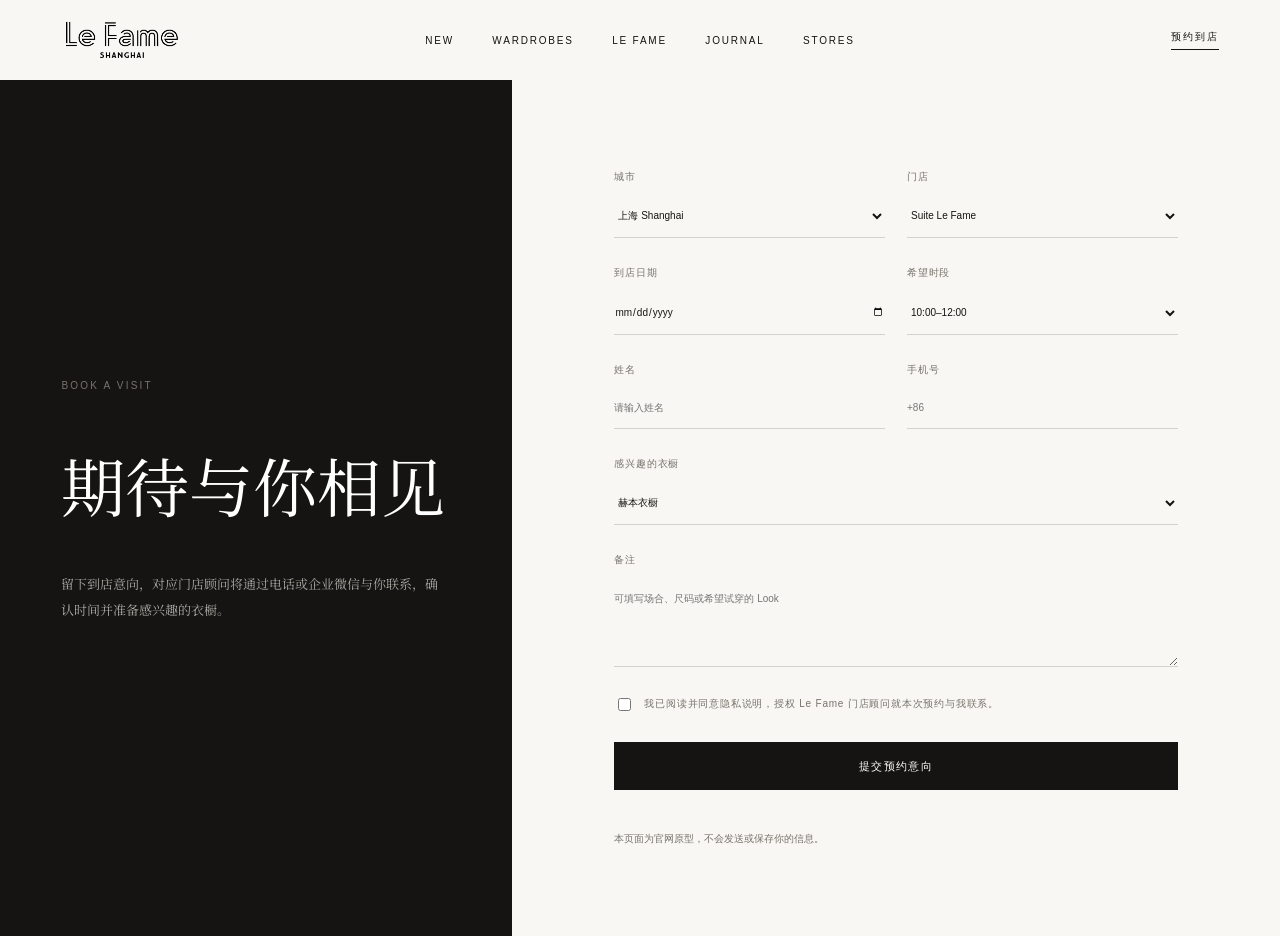
<file: booking.html>
<!doctype html>
<html lang="zh-CN">
<head><meta charset="UTF-8"><meta name="viewport" content="width=device-width,initial-scale=1"><title>预约到店｜Le Fame</title><link rel="stylesheet" href="./styles.css"><link rel="stylesheet" href="./inner.css"></head>
<body>
<header class="site-header is-scrolled" data-header><a class="brand-mark" href="./index.html"><img src="./assets/lefame_logo_black_crop.png" alt="Le Fame"></a><nav class="desktop-nav"><a href="./collection-autumn-2026.html">NEW</a><a href="./wardrobes.html">WARDROBES</a><a href="./brand.html">LE FAME</a><a href="./journal.html">JOURNAL</a><a href="./stores.html">STORES</a></nav><div class="header-actions"><a class="visit-link" href="./booking.html">预约到店</a><button class="menu-button" aria-label="打开菜单" aria-expanded="false" data-menu-button><span></span><span></span></button></div><nav class="mobile-nav" data-mobile-nav><a href="./index.html">首页</a><a href="./stores.html">查找门店</a><a href="./wardrobes.html">拉飞姆衣橱</a></nav></header>
<main class="inner-main"><section class="booking-shell"><div class="booking-intro"><p class="section-index">BOOK A VISIT</p><h1>期待与你相见</h1><p>留下到店意向，对应门店顾问将通过电话或企业微信与你联系，确认时间并准备感兴趣的衣橱。</p></div><form class="booking-form" data-visit-form><label><span>城市</span><select name="city"><option value="shanghai">上海 Shanghai</option><option value="hangzhou">杭州 Hangzhou</option><option value="chengdu">成都 Chengdu</option><option value="beijing">北京 Beijing</option></select></label><label><span>门店</span><select name="store"><option>Suite Le Fame</option><option>Le Fame 精品店</option></select></label><label><span>到店日期</span><input type="date" name="date" required></label><label><span>希望时段</span><select name="time"><option>10:00–12:00</option><option>12:00–15:00</option><option>15:00–18:00</option><option>18:00–21:00</option></select></label><label><span>姓名</span><input type="text" name="name" placeholder="请输入姓名" required></label><label><span>手机号</span><input type="tel" name="phone" placeholder="+86" required></label><label class="form-wide"><span>感兴趣的衣橱</span><select name="wardrobe"><option>赫本衣橱</option><option>摩登工装衣橱</option><option>趋势衣橱</option><option>暂未决定，希望顾问推荐</option></select></label><label class="form-wide"><span>备注</span><textarea name="note" placeholder="可填写场合、尺码或希望试穿的 Look"></textarea></label><label class="privacy-row"><input type="checkbox" required><span>我已阅读并同意隐私说明，授权 Le Fame 门店顾问就本次预约与我联系。</span></label><button class="button button-dark" type="submit">提交预约意向</button><p class="form-note" data-form-note>本页面为官网原型，不会发送或保存你的信息。</p></form></section></main>
<script src="./script.js"></script><script>const city=new URLSearchParams(location.search).get("city");if(city){const select=document.querySelector('select[name="city"]');if(select)select.value=city;}</script>
</body></html>
</file>
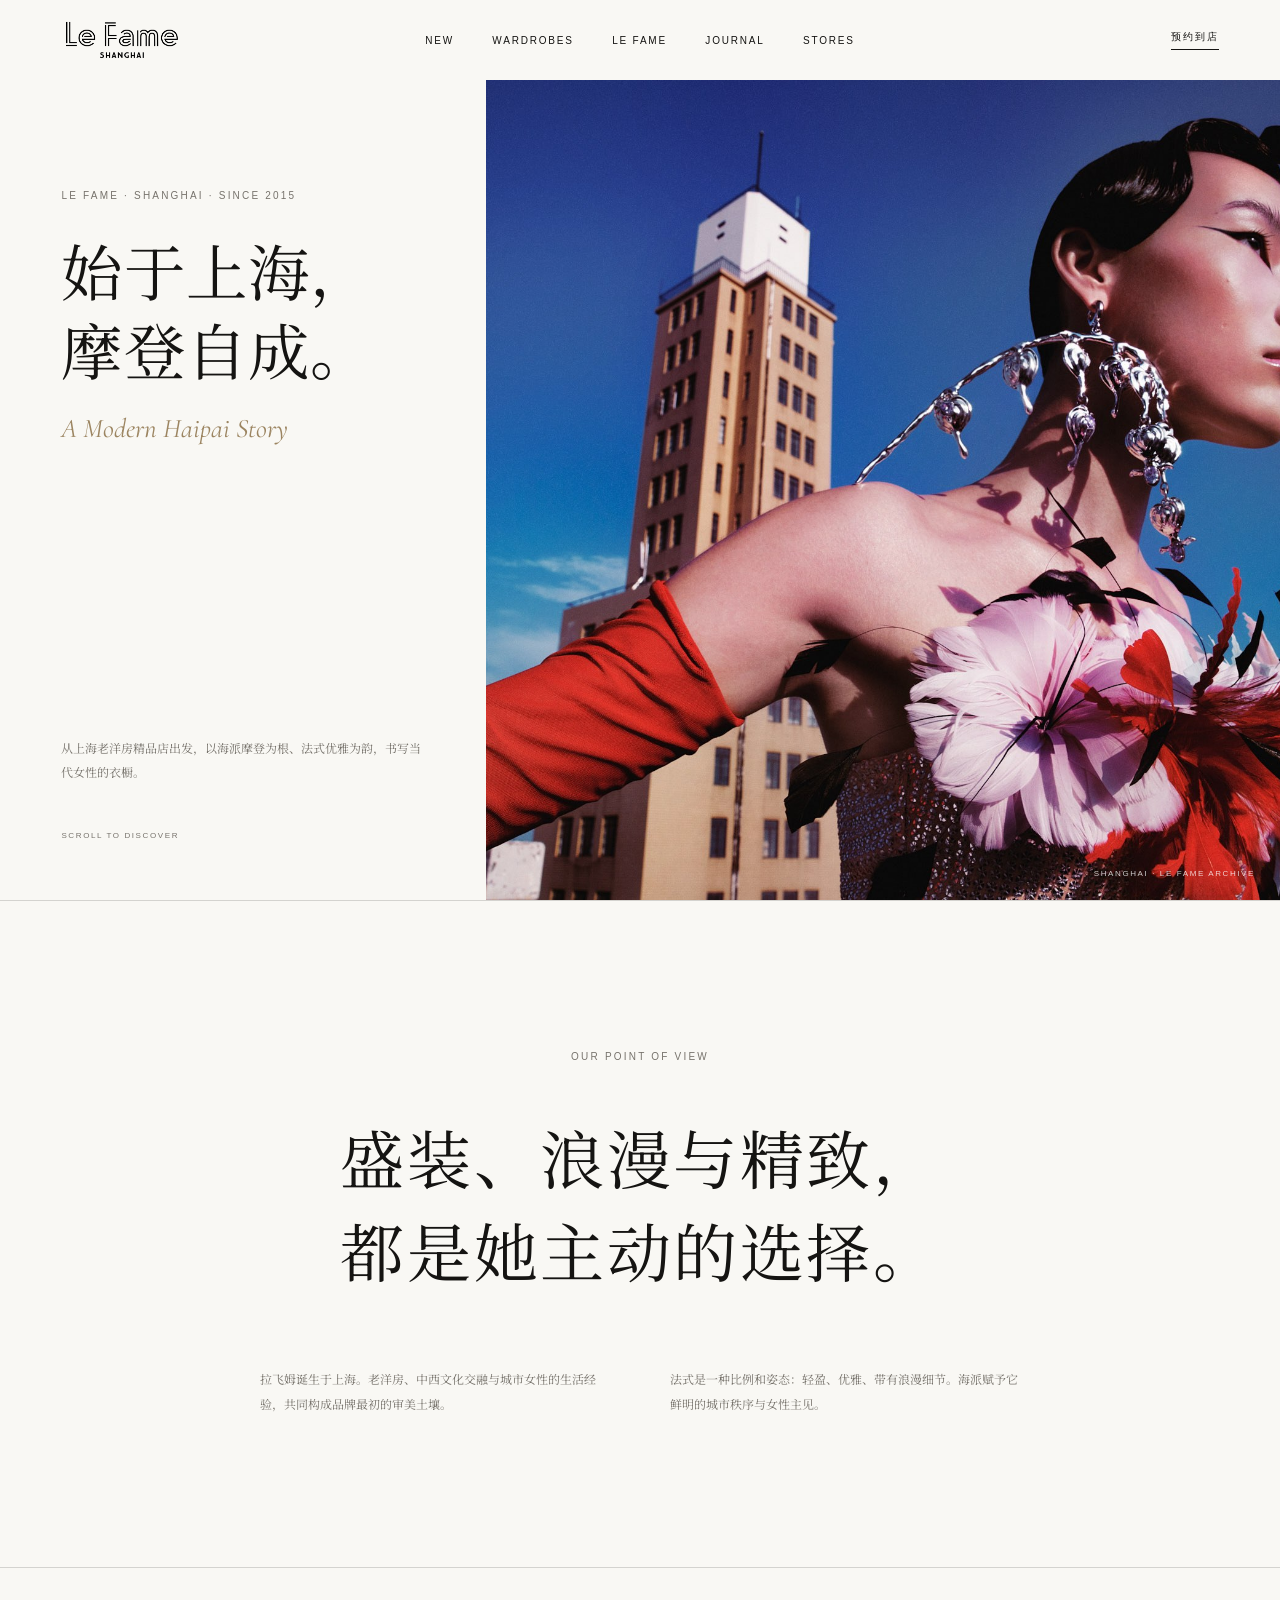
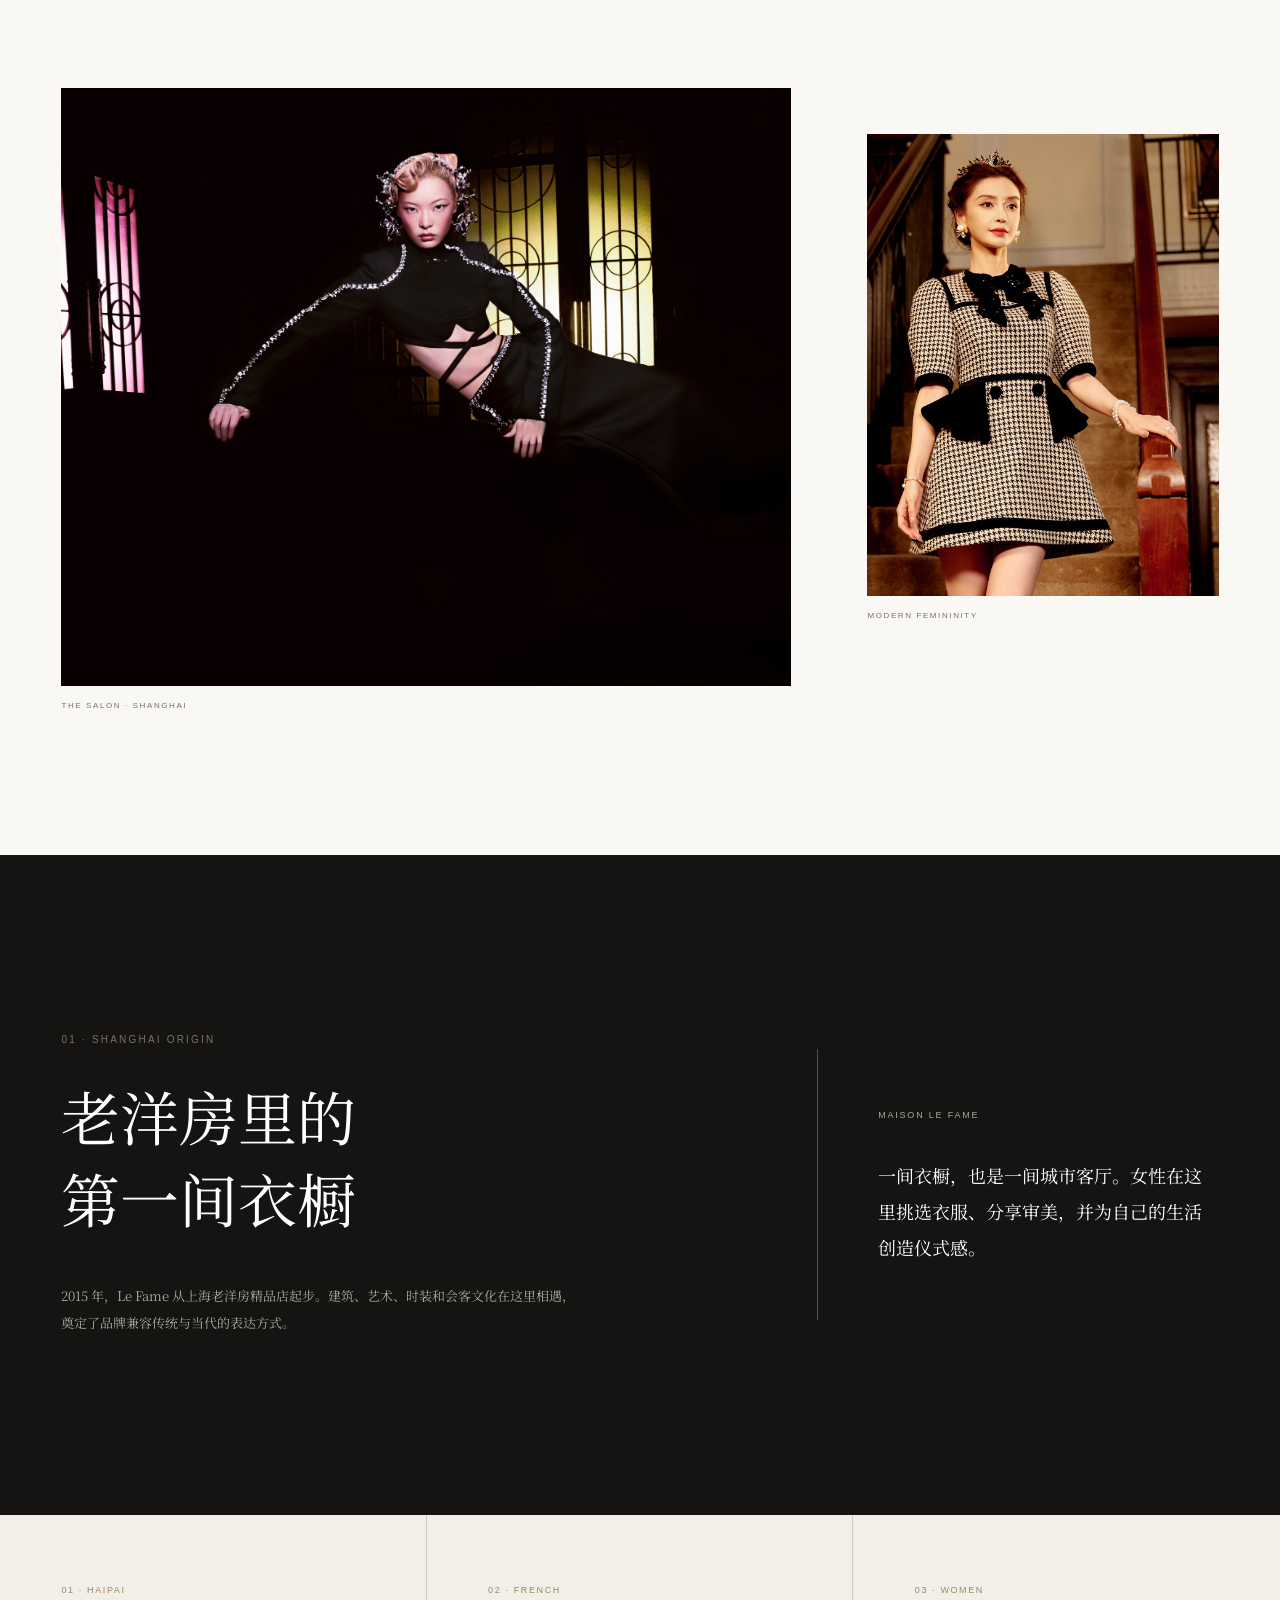
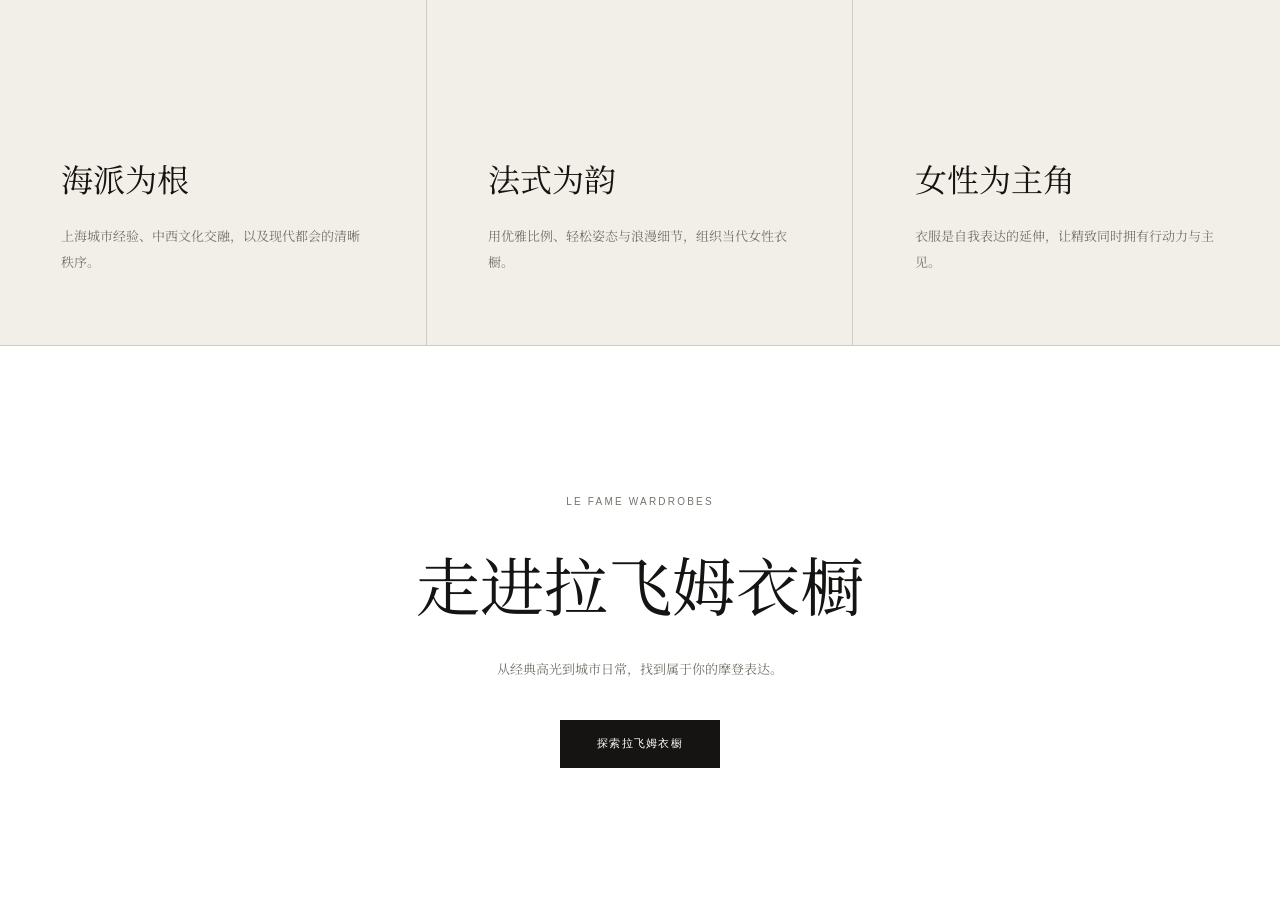
<file: brand.html>
<!doctype html>
<html lang="zh-CN">
<head><meta charset="UTF-8"><meta name="viewport" content="width=device-width,initial-scale=1"><title>品牌故事｜Le Fame</title><link rel="stylesheet" href="./styles.css"><link rel="stylesheet" href="./inner.css"></head>
<body class="brand-page">
<header class="site-header is-scrolled" data-header><a class="brand-mark" href="./index.html"><img src="./assets/lefame_logo_black_crop.png" alt="Le Fame"></a><nav class="desktop-nav"><a href="./collection-autumn-2026.html">NEW</a><a href="./wardrobes.html">WARDROBES</a><a href="./brand.html">LE FAME</a><a href="./journal.html">JOURNAL</a><a href="./stores.html">STORES</a></nav><div class="header-actions"><a class="visit-link" href="./booking.html">预约到店</a><button class="menu-button" aria-label="打开菜单" aria-expanded="false" data-menu-button><span></span><span></span></button></div><nav class="mobile-nav" data-mobile-nav><a href="./collection-autumn-2026.html">全新系列</a><a href="./wardrobes.html">拉飞姆衣橱</a><a href="./journal.html">最新故事</a><a href="./stores.html">门店</a><a href="./booking.html">预约到店</a></nav></header>
<main class="inner-main">
<section class="brand-hero">
  <div class="brand-hero-copy reveal">
    <p class="section-index">LE FAME · SHANGHAI · SINCE 2015</p>
    <h1>始于上海，<br>摩登自成。</h1>
    <p class="brand-hero-en">A Modern Haipai Story</p>
    <div class="brand-hero-bottom">
      <p>从上海老洋房精品店出发，以海派摩登为根、法式优雅为韵，书写当代女性的衣橱。</p>
      <span>SCROLL TO DISCOVER</span>
    </div>
  </div>
  <figure class="brand-hero-image">
    <img src="./assets/haipai_01.jpg?v=2" alt="Le Fame 上海海派品牌故事">
    <figcaption>SHANGHAI · LE FAME ARCHIVE</figcaption>
  </figure>
</section>

<section class="brand-manifesto reveal">
  <p class="section-index">OUR POINT OF VIEW</p>
  <h2>盛装、浪漫与精致，<br>都是她主动的选择。</h2>
  <div class="brand-manifesto-copy">
    <p>拉飞姆诞生于上海。老洋房、中西文化交融与城市女性的生活经验，共同构成品牌最初的审美土壤。</p>
    <p>法式是一种比例和姿态：轻盈、优雅、带有浪漫细节。海派赋予它鲜明的城市秩序与女性主见。</p>
  </div>
</section>

<section class="brand-image-pair">
  <figure class="brand-image-large reveal"><img src="./assets/haipai_02.jpg?v=2" alt="Le Fame 海派沙龙"><figcaption>THE SALON · SHANGHAI</figcaption></figure>
  <figure class="brand-image-small reveal"><img src="./assets/haipai_03.jpg?v=2" alt="Le Fame 海派女性"><figcaption>MODERN FEMININITY</figcaption></figure>
</section>

<section class="brand-origin">
  <div class="brand-origin-copy reveal">
    <p class="section-index">01 · SHANGHAI ORIGIN</p>
    <h2>老洋房里的<br>第一间衣橱</h2>
    <p>2015 年，Le Fame 从上海老洋房精品店起步。建筑、艺术、时装和会客文化在这里相遇，奠定了品牌兼容传统与当代的表达方式。</p>
  </div>
  <div class="brand-origin-note reveal"><span>MAISON LE FAME</span><p>一间衣橱，也是一间城市客厅。女性在这里挑选衣服、分享审美，并为自己的生活创造仪式感。</p></div>
</section>

<section class="brand-pillars">
  <article class="brand-pillar reveal"><span>01 · HAIPAI</span><h3>海派为根</h3><p>上海城市经验、中西文化交融，以及现代都会的清晰秩序。</p></article>
  <article class="brand-pillar reveal"><span>02 · FRENCH</span><h3>法式为韵</h3><p>用优雅比例、轻松姿态与浪漫细节，组织当代女性衣橱。</p></article>
  <article class="brand-pillar reveal"><span>03 · WOMEN</span><h3>女性为主角</h3><p>衣服是自我表达的延伸，让精致同时拥有行动力与主见。</p></article>
</section>

<section class="brand-cta">
  <p class="section-index">LE FAME WARDROBES</p>
  <h2>走进拉飞姆衣橱</h2>
  <p>从经典高光到城市日常，找到属于你的摩登表达。</p>
  <a class="button button-dark" href="./wardrobes.html">探索拉飞姆衣橱</a>
</section>
</main><script src="./script.js"></script>
</body></html>
</file>
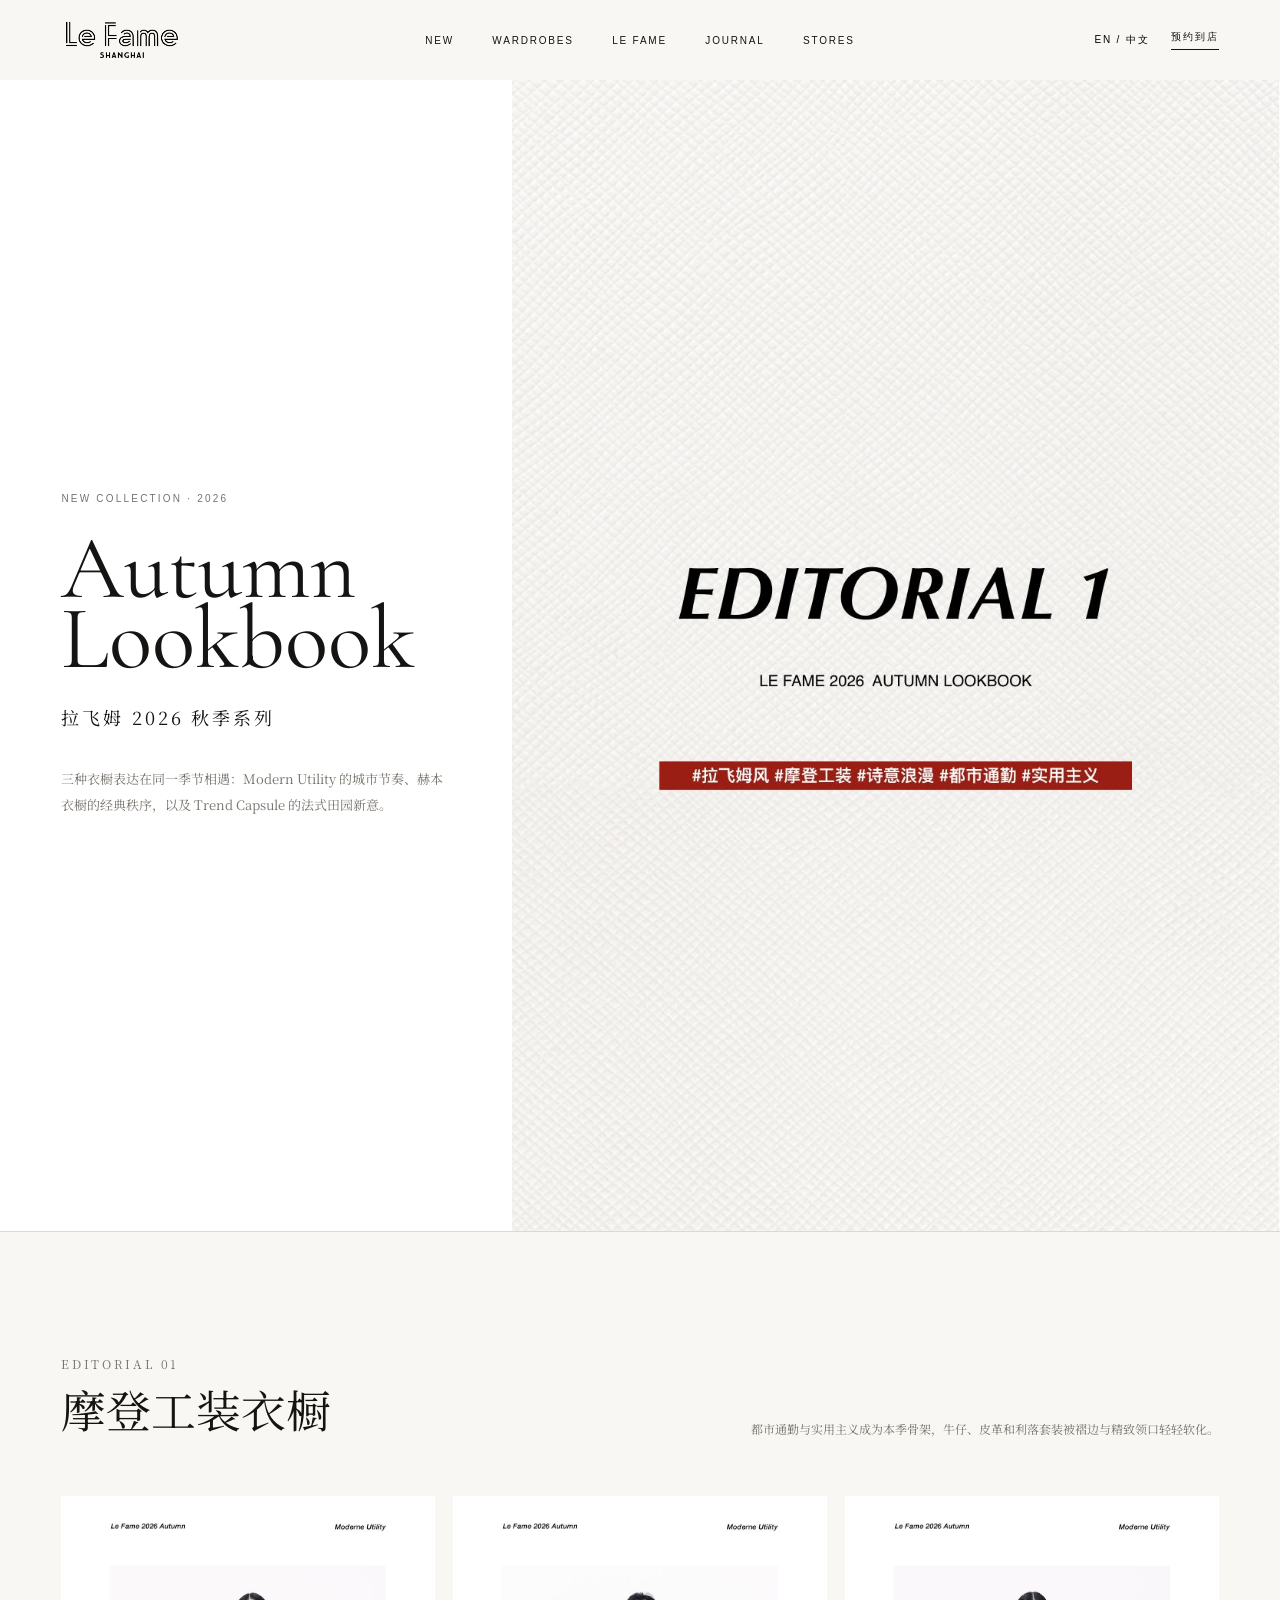
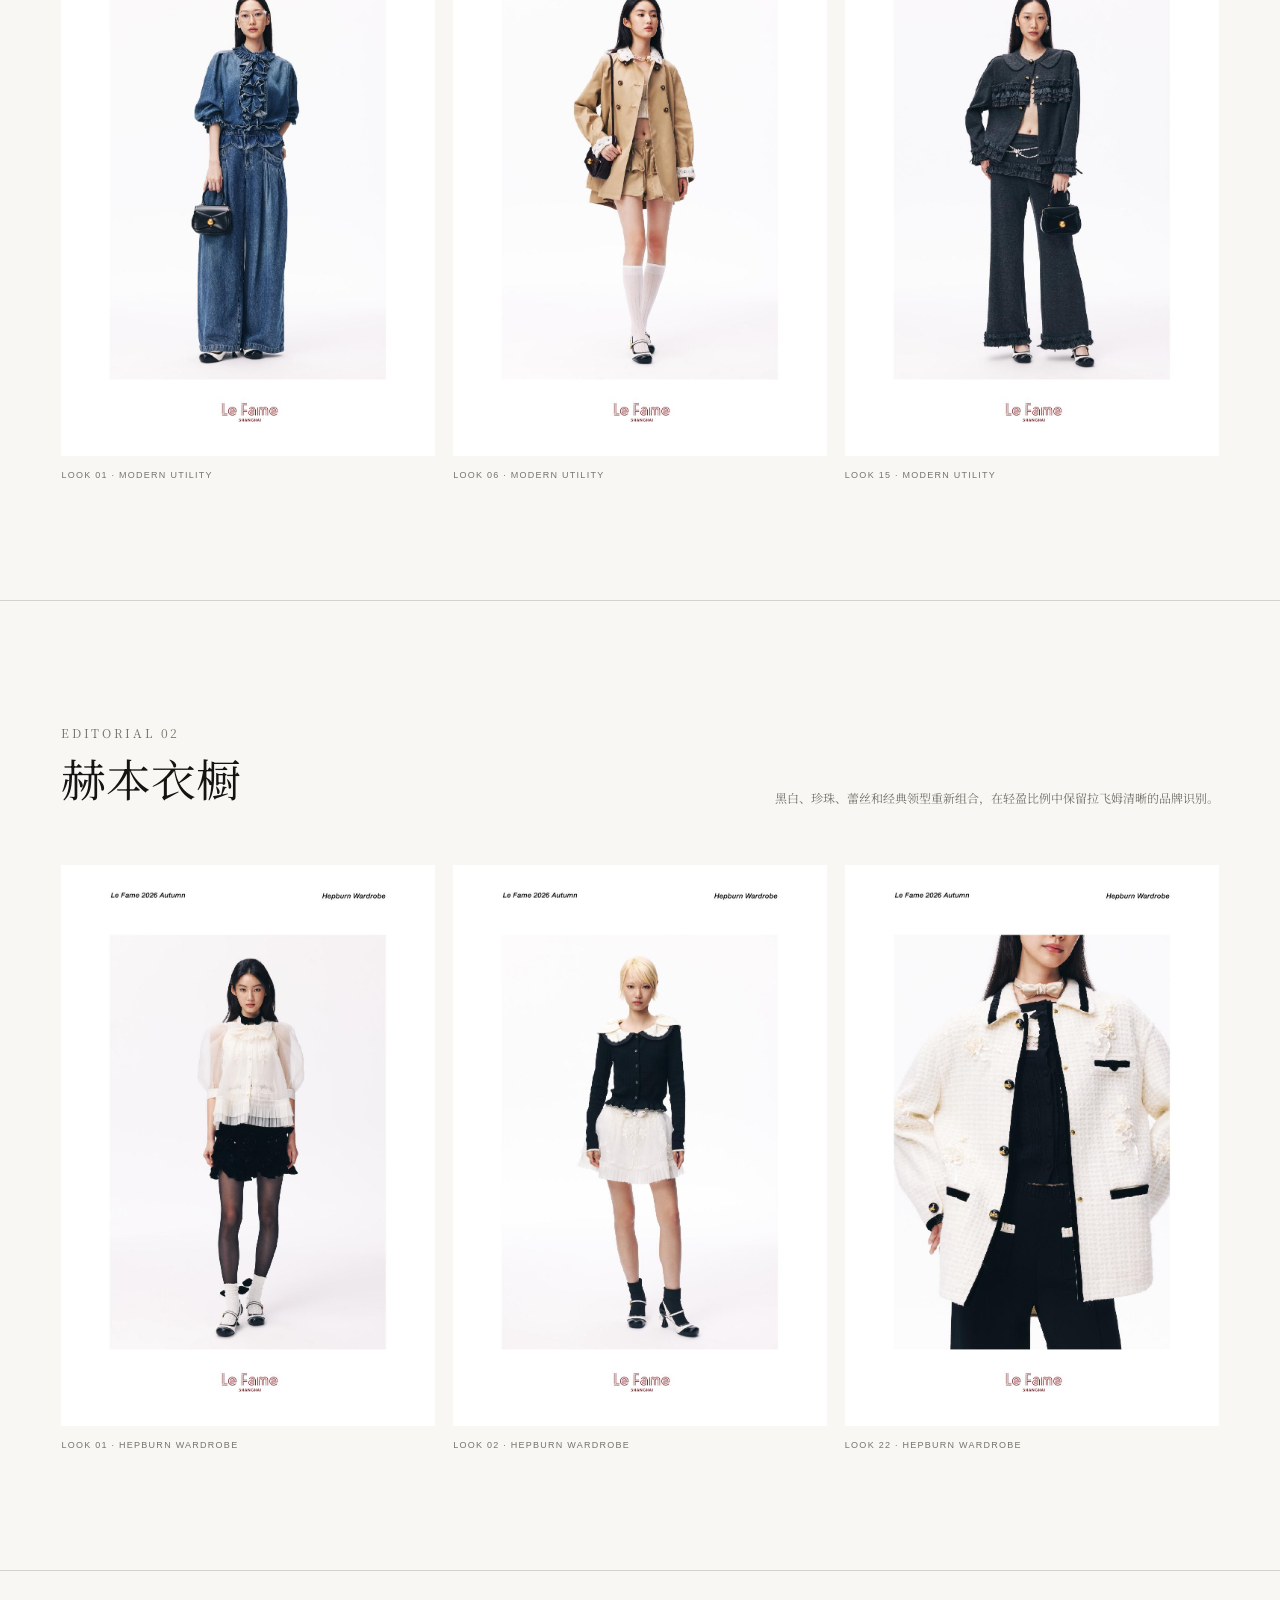
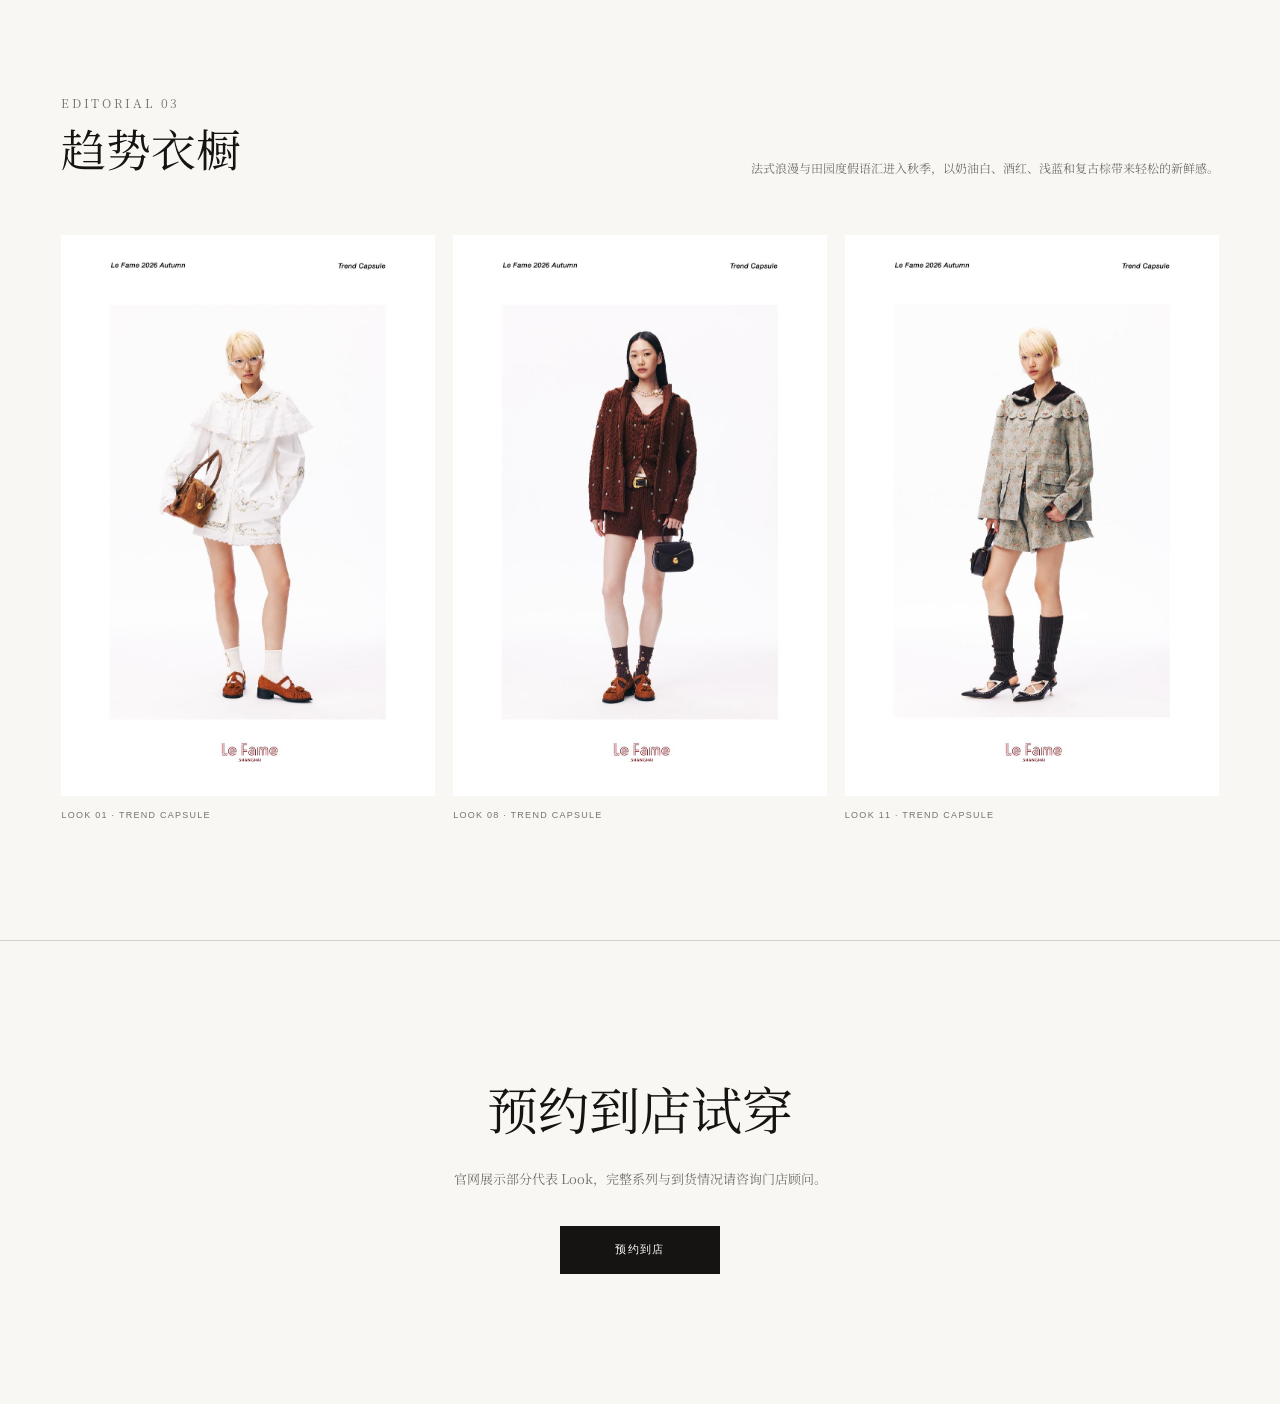
<file: collection-autumn-2026.html>
<!doctype html>
<html lang="zh-CN">
  <head><meta charset="UTF-8" /><meta name="viewport" content="width=device-width, initial-scale=1.0" /><title>Le Fame 2026 秋季系列</title><link rel="stylesheet" href="./styles.css" /><link rel="stylesheet" href="./inner.css" /></head>
  <body>
    <header class="site-header is-scrolled" data-header><a class="brand-mark" href="./index.html"><img src="./assets/lefame_logo_black_crop.png" alt="Le Fame" /></a><nav class="desktop-nav"><a href="./collection-autumn-2026.html">NEW</a><a href="./wardrobes.html">WARDROBES</a><a href="./brand.html">LE FAME</a><a href="./journal.html">JOURNAL</a><a href="./stores.html">STORES</a></nav><div class="header-actions"><button class="language-switch" data-language>EN / 中文</button><a class="visit-link" href="./booking.html">预约到店</a><button class="menu-button" aria-label="打开菜单" aria-expanded="false" data-menu-button><span></span><span></span></button></div><nav class="mobile-nav" data-mobile-nav><a href="./index.html">首页</a><a href="./collection-autumn-2026.html">2026 秋季系列</a><a href="./wardrobes.html">拉飞姆衣橱</a><a href="./booking.html">预约到店</a><button class="mobile-language" data-language>EN / 中文</button></nav></header>
    <main class="inner-main">
      <section class="collection-hero"><div class="collection-hero-copy reveal"><p class="section-index">NEW COLLECTION · 2026</p><h1>Autumn<br />Lookbook</h1><h2>拉飞姆 2026 秋季系列</h2><p>三种衣橱表达在同一季节相遇：Modern Utility 的城市节奏、赫本衣橱的经典秩序，以及 Trend Capsule 的法式田园新意。</p></div><div class="collection-hero-visual"><img src="./assets/autumn-2026/page-2.jpg" alt="Le Fame 2026 Autumn Lookbook" /></div></section>

      <section class="editorial-section" id="utility"><header class="editorial-heading reveal"><div><p class="section-index">EDITORIAL 01</p><h2>摩登工装衣橱</h2></div><p>都市通勤与实用主义成为本季骨架，牛仔、皮革和利落套装被褶边与精致领口轻轻软化。</p></header><div class="lookbook-grid"><a class="lookbook-card reveal" href="./product-denim-shirt.html"><img src="./assets/autumn-2026/page-3.jpg" alt="牛仔褶边套装" /><p>LOOK 01 · MODERN UTILITY</p></a><article class="lookbook-card reveal"><img src="./assets/autumn-2026/page-8.jpg" alt="卡其城市套装" /><p>LOOK 06 · MODERN UTILITY</p></article><article class="lookbook-card reveal"><img src="./assets/autumn-2026/page-17.jpg" alt="黑色城市造型" /><p>LOOK 15 · MODERN UTILITY</p></article></div></section>

      <section class="editorial-section" id="hepburn"><header class="editorial-heading reveal"><div><p class="section-index">EDITORIAL 02</p><h2>赫本衣橱</h2></div><p>黑白、珍珠、蕾丝和经典领型重新组合，在轻盈比例中保留拉飞姆清晰的品牌识别。</p></header><div class="lookbook-grid"><article class="lookbook-card reveal"><img src="./assets/autumn-2026/page-22.jpg" alt="白色轻纱上衣造型" /><p>LOOK 01 · HEPBURN WARDROBE</p></article><a class="lookbook-card reveal" href="./product-iconic-knit.html"><img src="./assets/autumn-2026/page-23.jpg" alt="黑白经典领针织上衣" /><p>LOOK 02 · HEPBURN WARDROBE</p></a><article class="lookbook-card reveal"><img src="./assets/autumn-2026/page-43.jpg" alt="白色经典外套" /><p>LOOK 22 · HEPBURN WARDROBE</p></article></div></section>

      <section class="editorial-section" id="trend"><header class="editorial-heading reveal"><div><p class="section-index">EDITORIAL 03</p><h2>趋势衣橱</h2></div><p>法式浪漫与田园度假语汇进入秋季，以奶油白、酒红、浅蓝和复古棕带来轻松的新鲜感。</p></header><div class="lookbook-grid"><article class="lookbook-card reveal"><img src="./assets/autumn-2026/page-54.jpg" alt="白色刺绣趋势造型" /><p>LOOK 01 · TREND CAPSULE</p></article><article class="lookbook-card reveal"><img src="./assets/autumn-2026/page-61.jpg" alt="酒红趋势造型" /><p>LOOK 08 · TREND CAPSULE</p></article><article class="lookbook-card reveal"><img src="./assets/autumn-2026/page-64.jpg" alt="灰色趋势造型" /><p>LOOK 11 · TREND CAPSULE</p></article></div></section>
      <section class="inner-cta"><h2>预约到店试穿</h2><p>官网展示部分代表 Look，完整系列与到货情况请咨询门店顾问。</p><a class="button button-dark" href="./booking.html">预约到店</a></section>
    </main>
    <script src="./script.js"></script>
  </body>
</html>
</file>
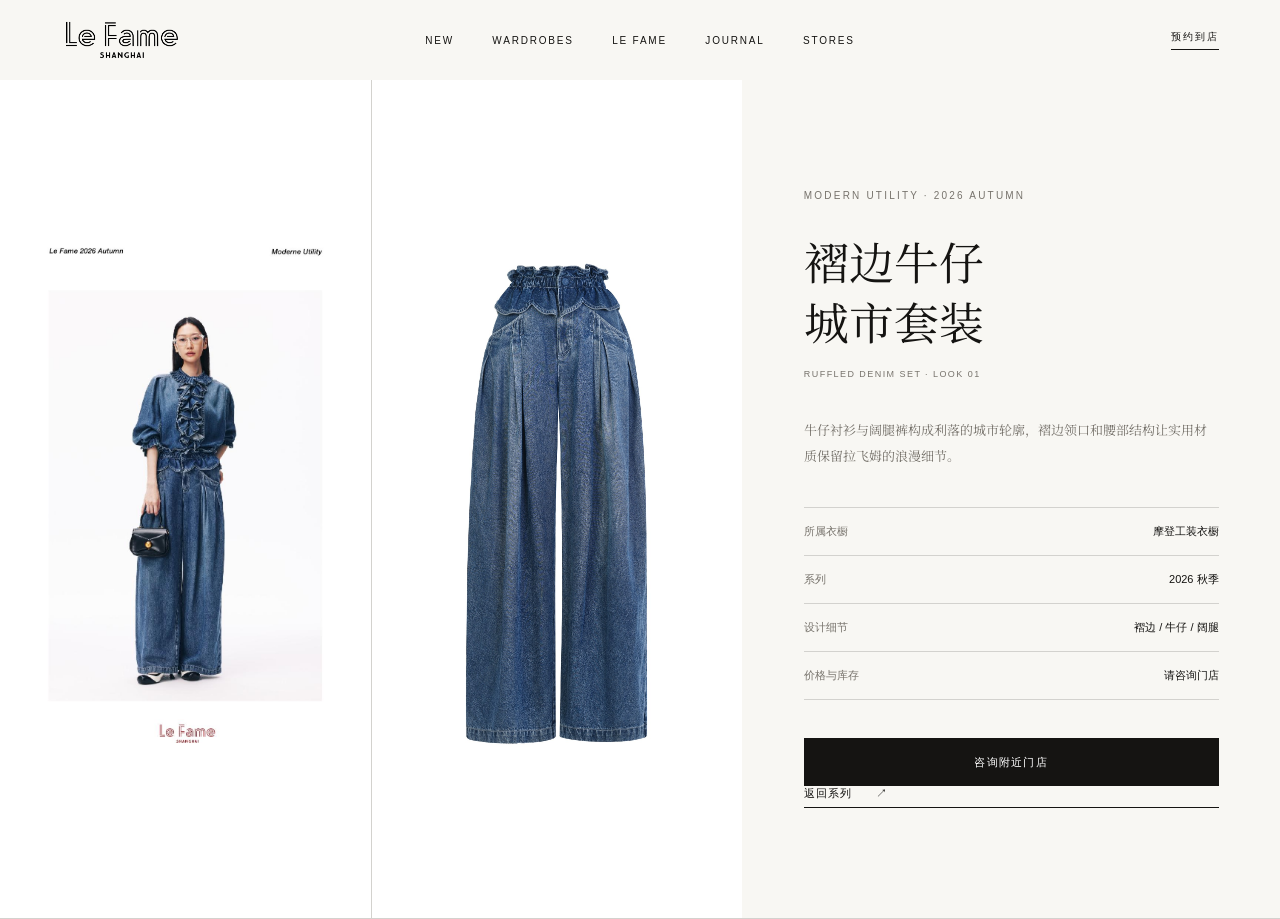
<file: product-denim-shirt.html>
<!doctype html>
<html lang="zh-CN">
  <head><meta charset="UTF-8" /><meta name="viewport" content="width=device-width, initial-scale=1.0" /><title>褶边牛仔套装｜Le Fame</title><link rel="stylesheet" href="./styles.css" /><link rel="stylesheet" href="./inner.css" /></head>
  <body>
    <header class="site-header is-scrolled" data-header><a class="brand-mark" href="./index.html"><img src="./assets/lefame_logo_black_crop.png" alt="Le Fame" /></a><nav class="desktop-nav"><a href="./collection-autumn-2026.html">NEW</a><a href="./wardrobes.html">WARDROBES</a><a href="./brand.html">LE FAME</a><a href="./journal.html">JOURNAL</a><a href="./stores.html">STORES</a></nav><div class="header-actions"><a class="visit-link" href="./booking.html">预约到店</a><button class="menu-button" aria-label="打开菜单" aria-expanded="false" data-menu-button><span></span><span></span></button></div><nav class="mobile-nav" data-mobile-nav><a href="./collection-autumn-2026.html">返回秋季系列</a><a href="./wardrobe-utility.html">摩登工装衣橱</a><a href="./booking.html">预约到店</a></nav></header>
    <main class="inner-main"><section class="product-layout"><div class="product-gallery"><figure><img src="./assets/autumn-2026/page-3.jpg" alt="褶边牛仔套装穿着造型" /></figure><figure><img src="./assets/product_02.jpg" alt="牛仔阔腿裤单品图" /></figure></div><aside class="product-info"><p class="section-index">MODERN UTILITY · 2026 AUTUMN</p><h1>褶边牛仔<br />城市套装</h1><p class="product-code">RUFFLED DENIM SET · LOOK 01</p><p class="product-description">牛仔衬衫与阔腿裤构成利落的城市轮廓，褶边领口和腰部结构让实用材质保留拉飞姆的浪漫细节。</p><ul class="product-meta"><li><span>所属衣橱</span><b>摩登工装衣橱</b></li><li><span>系列</span><b>2026 秋季</b></li><li><span>设计细节</span><b>褶边 / 牛仔 / 阔腿</b></li><li><span>价格与库存</span><b>请咨询门店</b></li></ul><a class="button button-dark" href="./booking.html">咨询附近门店</a><a class="text-link" href="./collection-autumn-2026.html#utility">返回系列 <span>↗</span></a></aside></section></main><script src="./script.js"></script>
  </body>
</html>
</file>
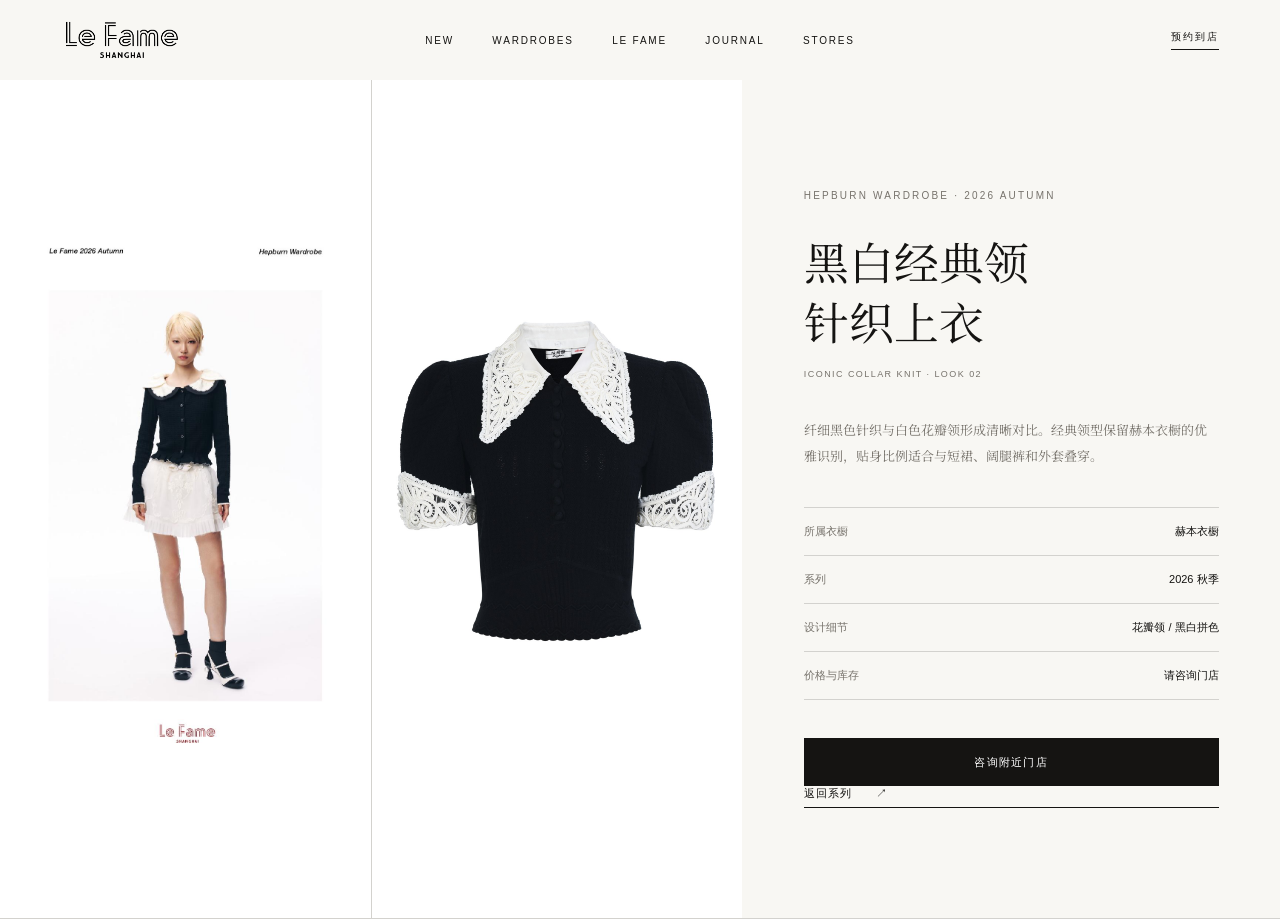
<file: product-iconic-knit.html>
<!doctype html>
<html lang="zh-CN">
  <head><meta charset="UTF-8" /><meta name="viewport" content="width=device-width, initial-scale=1.0" /><title>黑白经典领针织上衣｜Le Fame</title><link rel="stylesheet" href="./styles.css" /><link rel="stylesheet" href="./inner.css" /></head>
  <body>
    <header class="site-header is-scrolled" data-header><a class="brand-mark" href="./index.html"><img src="./assets/lefame_logo_black_crop.png" alt="Le Fame" /></a><nav class="desktop-nav"><a href="./collection-autumn-2026.html">NEW</a><a href="./wardrobes.html">WARDROBES</a><a href="./brand.html">LE FAME</a><a href="./journal.html">JOURNAL</a><a href="./stores.html">STORES</a></nav><div class="header-actions"><a class="visit-link" href="./booking.html">预约到店</a><button class="menu-button" aria-label="打开菜单" aria-expanded="false" data-menu-button><span></span><span></span></button></div><nav class="mobile-nav" data-mobile-nav><a href="./collection-autumn-2026.html">返回秋季系列</a><a href="./wardrobe-hepburn.html">赫本衣橱</a><a href="./booking.html">预约到店</a></nav></header>
    <main class="inner-main">
      <section class="product-layout">
        <div class="product-gallery"><figure><img src="./assets/autumn-2026/page-23.jpg" alt="黑白经典领针织上衣穿着造型" /></figure><figure><img src="./assets/product_01.jpg" alt="黑白经典领针织上衣单品图" /></figure></div>
        <aside class="product-info"><p class="section-index">HEPBURN WARDROBE · 2026 AUTUMN</p><h1>黑白经典领<br />针织上衣</h1><p class="product-code">ICONIC COLLAR KNIT · LOOK 02</p><p class="product-description">纤细黑色针织与白色花瓣领形成清晰对比。经典领型保留赫本衣橱的优雅识别，贴身比例适合与短裙、阔腿裤和外套叠穿。</p><ul class="product-meta"><li><span>所属衣橱</span><b>赫本衣橱</b></li><li><span>系列</span><b>2026 秋季</b></li><li><span>设计细节</span><b>花瓣领 / 黑白拼色</b></li><li><span>价格与库存</span><b>请咨询门店</b></li></ul><a class="button button-dark" href="./booking.html">咨询附近门店</a><a class="text-link" href="./collection-autumn-2026.html#hepburn">返回系列 <span>↗</span></a></aside>
      </section>
    </main>
    <script src="./script.js"></script>
  </body>
</html>
</file>
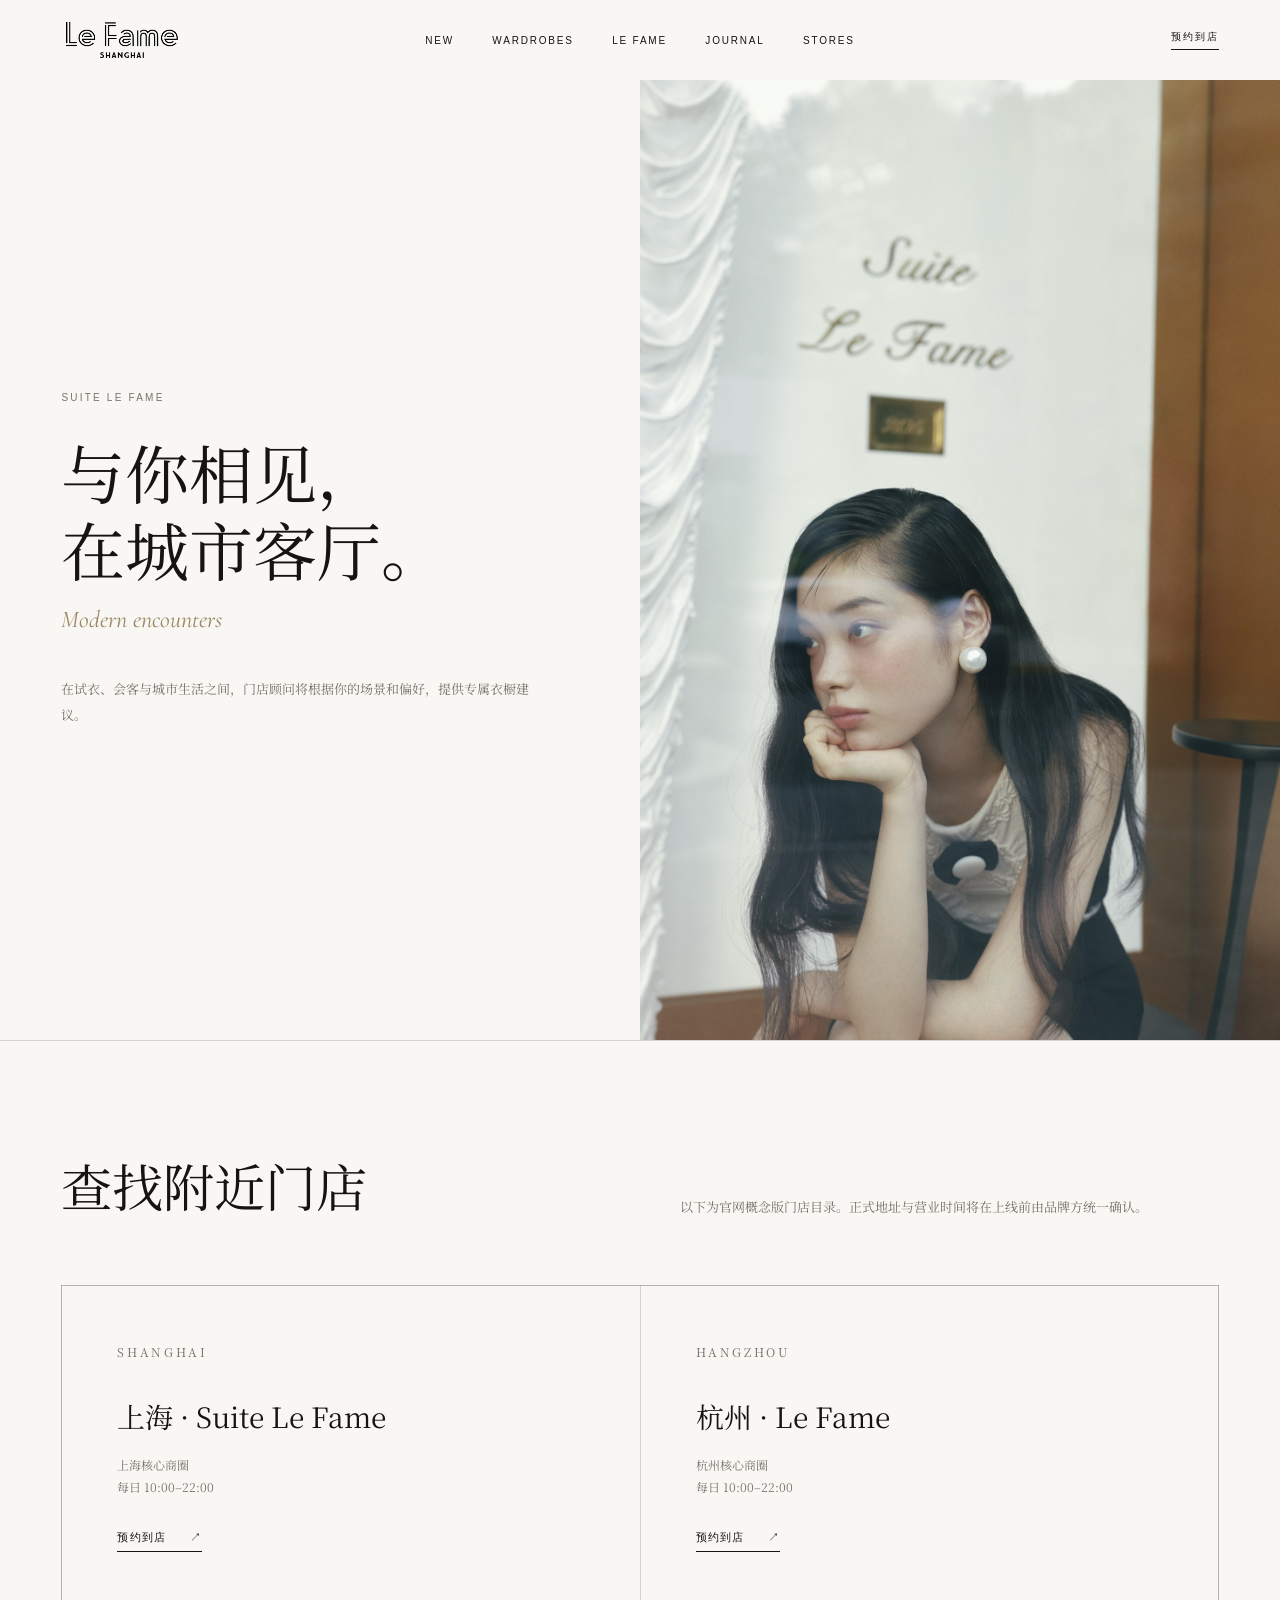
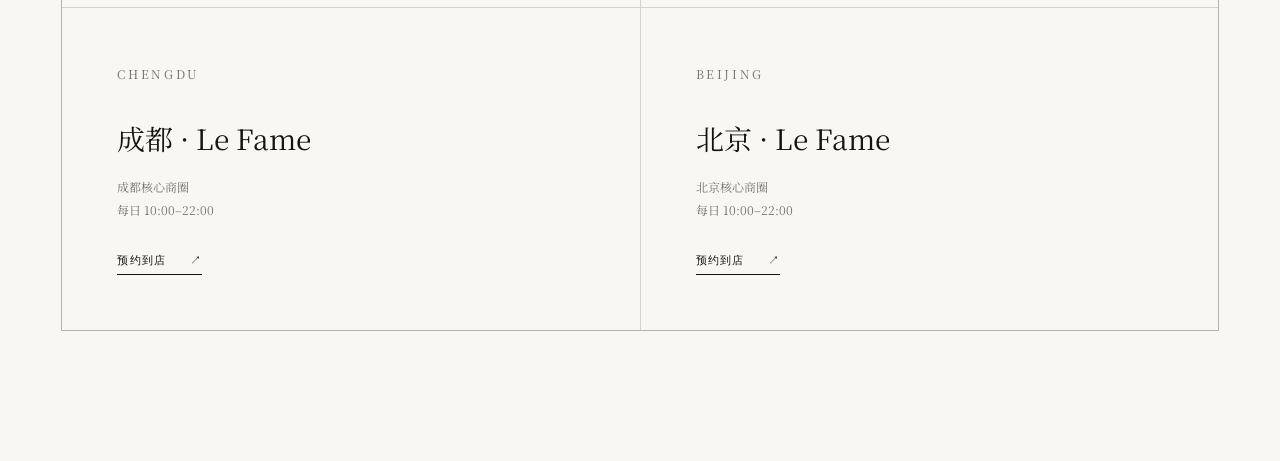
<file: stores.html>
<!doctype html>
<html lang="zh-CN">
<head><meta charset="UTF-8"><meta name="viewport" content="width=device-width,initial-scale=1"><title>门店｜Le Fame</title><link rel="stylesheet" href="./styles.css"><link rel="stylesheet" href="./inner.css"></head>
<body>
<header class="site-header is-scrolled" data-header><a class="brand-mark" href="./index.html"><img src="./assets/lefame_logo_black_crop.png" alt="Le Fame"></a><nav class="desktop-nav"><a href="./collection-autumn-2026.html">NEW</a><a href="./wardrobes.html">WARDROBES</a><a href="./brand.html">LE FAME</a><a href="./journal.html">JOURNAL</a><a href="./stores.html">STORES</a></nav><div class="header-actions"><a class="visit-link" href="./booking.html">预约到店</a><button class="menu-button" aria-label="打开菜单" aria-expanded="false" data-menu-button><span></span><span></span></button></div><nav class="mobile-nav" data-mobile-nav><a href="./index.html">首页</a><a href="./brand.html">品牌故事</a><a href="./journal.html">最新故事</a><a href="./booking.html">预约到店</a></nav></header>
<main class="inner-main">
<section class="inner-hero"><div class="inner-hero-copy"><p class="section-index">SUITE LE FAME</p><h1>与你相见，<br>在城市客厅。</h1><p class="english-title">Modern encounters</p><p class="intro">在试衣、会客与城市生活之间，门店顾问将根据你的场景和偏好，提供专属衣橱建议。</p></div><div class="inner-hero-image"><img src="./assets/modern_04.jpg" alt="Le Fame 门店空间"></div></section>
<section class="store-directory"><header class="content-heading"><h2>查找附近门店</h2><p>以下为官网概念版门店目录。正式地址与营业时间将在上线前由品牌方统一确认。</p></header><div class="store-grid"><article class="store-card"><p class="section-index">SHANGHAI</p><h2>上海 · Suite Le Fame</h2><p>上海核心商圈<br>每日 10:00–22:00</p><a class="text-link" href="./booking.html?city=shanghai">预约到店 <span>↗</span></a></article><article class="store-card"><p class="section-index">HANGZHOU</p><h2>杭州 · Le Fame</h2><p>杭州核心商圈<br>每日 10:00–22:00</p><a class="text-link" href="./booking.html?city=hangzhou">预约到店 <span>↗</span></a></article><article class="store-card"><p class="section-index">CHENGDU</p><h2>成都 · Le Fame</h2><p>成都核心商圈<br>每日 10:00–22:00</p><a class="text-link" href="./booking.html?city=chengdu">预约到店 <span>↗</span></a></article><article class="store-card"><p class="section-index">BEIJING</p><h2>北京 · Le Fame</h2><p>北京核心商圈<br>每日 10:00–22:00</p><a class="text-link" href="./booking.html?city=beijing">预约到店 <span>↗</span></a></article></div></section>
</main><script src="./script.js"></script>
</body></html>
</file>
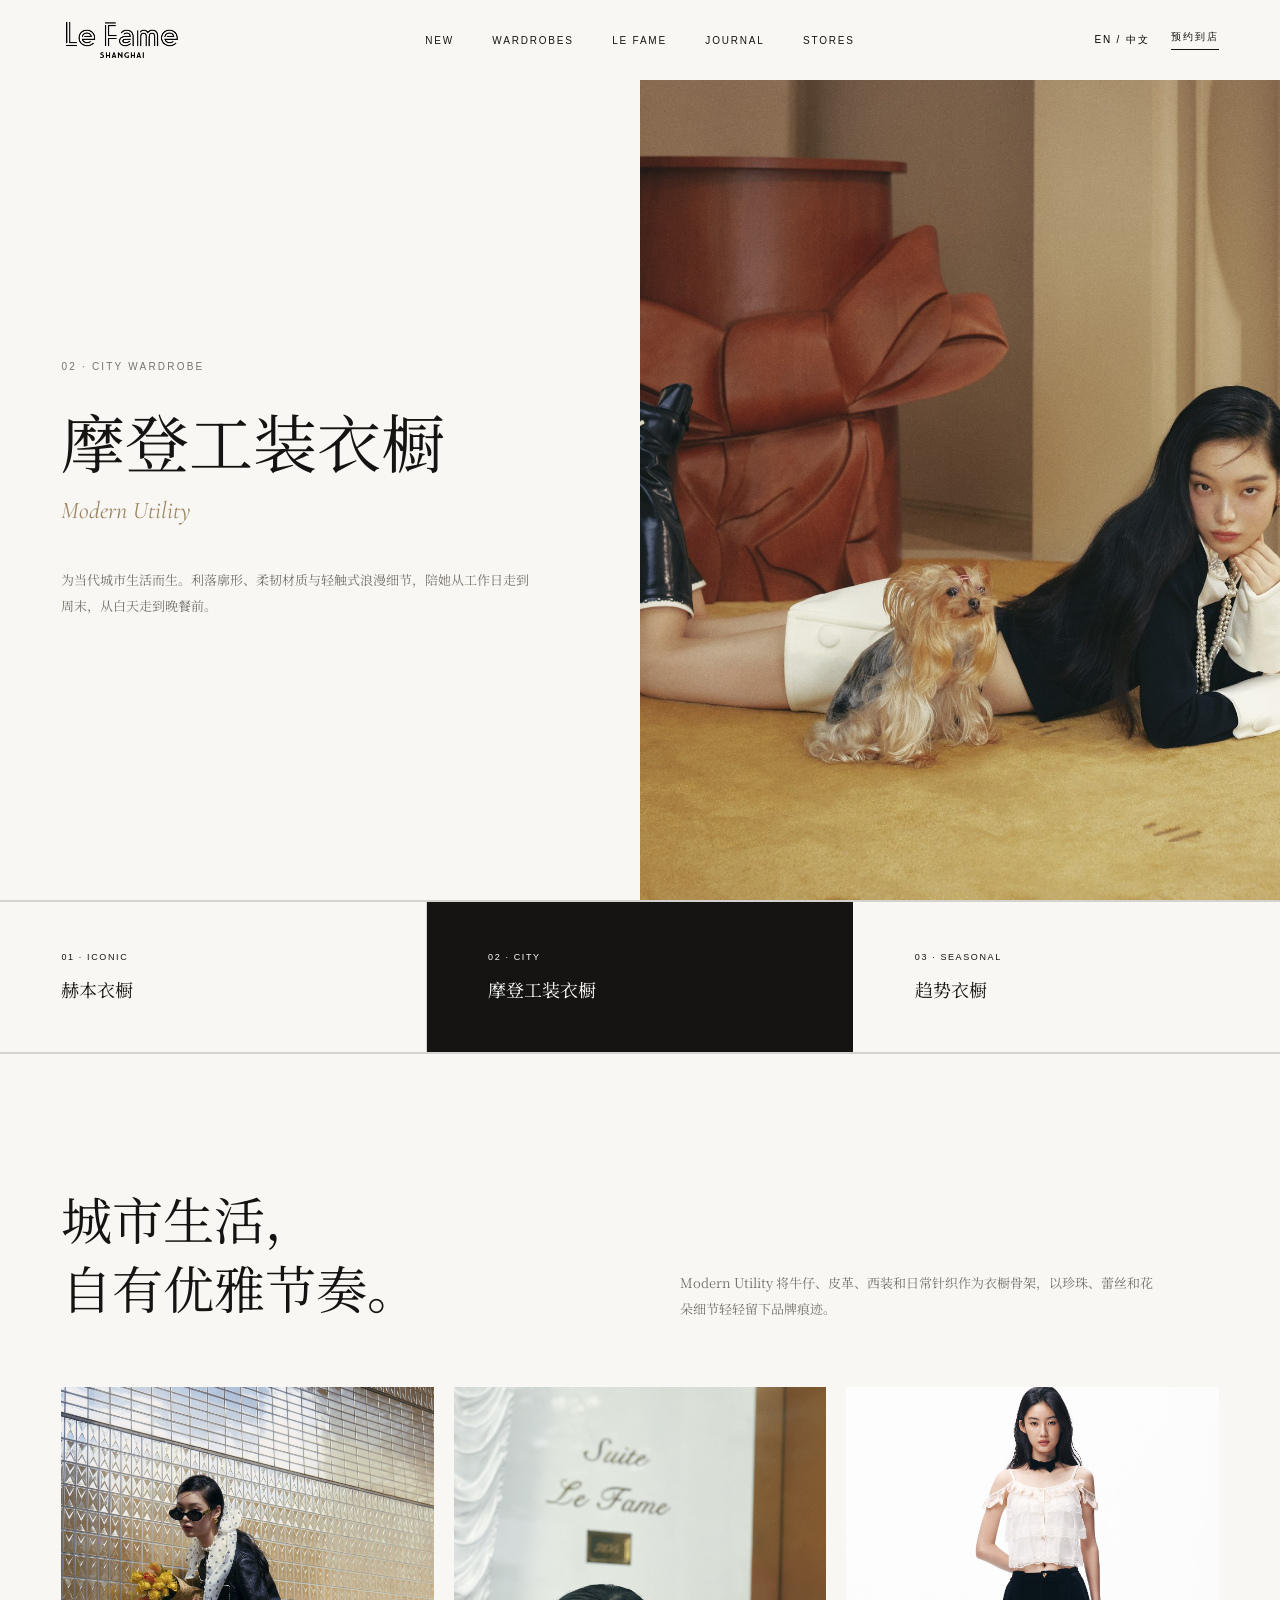
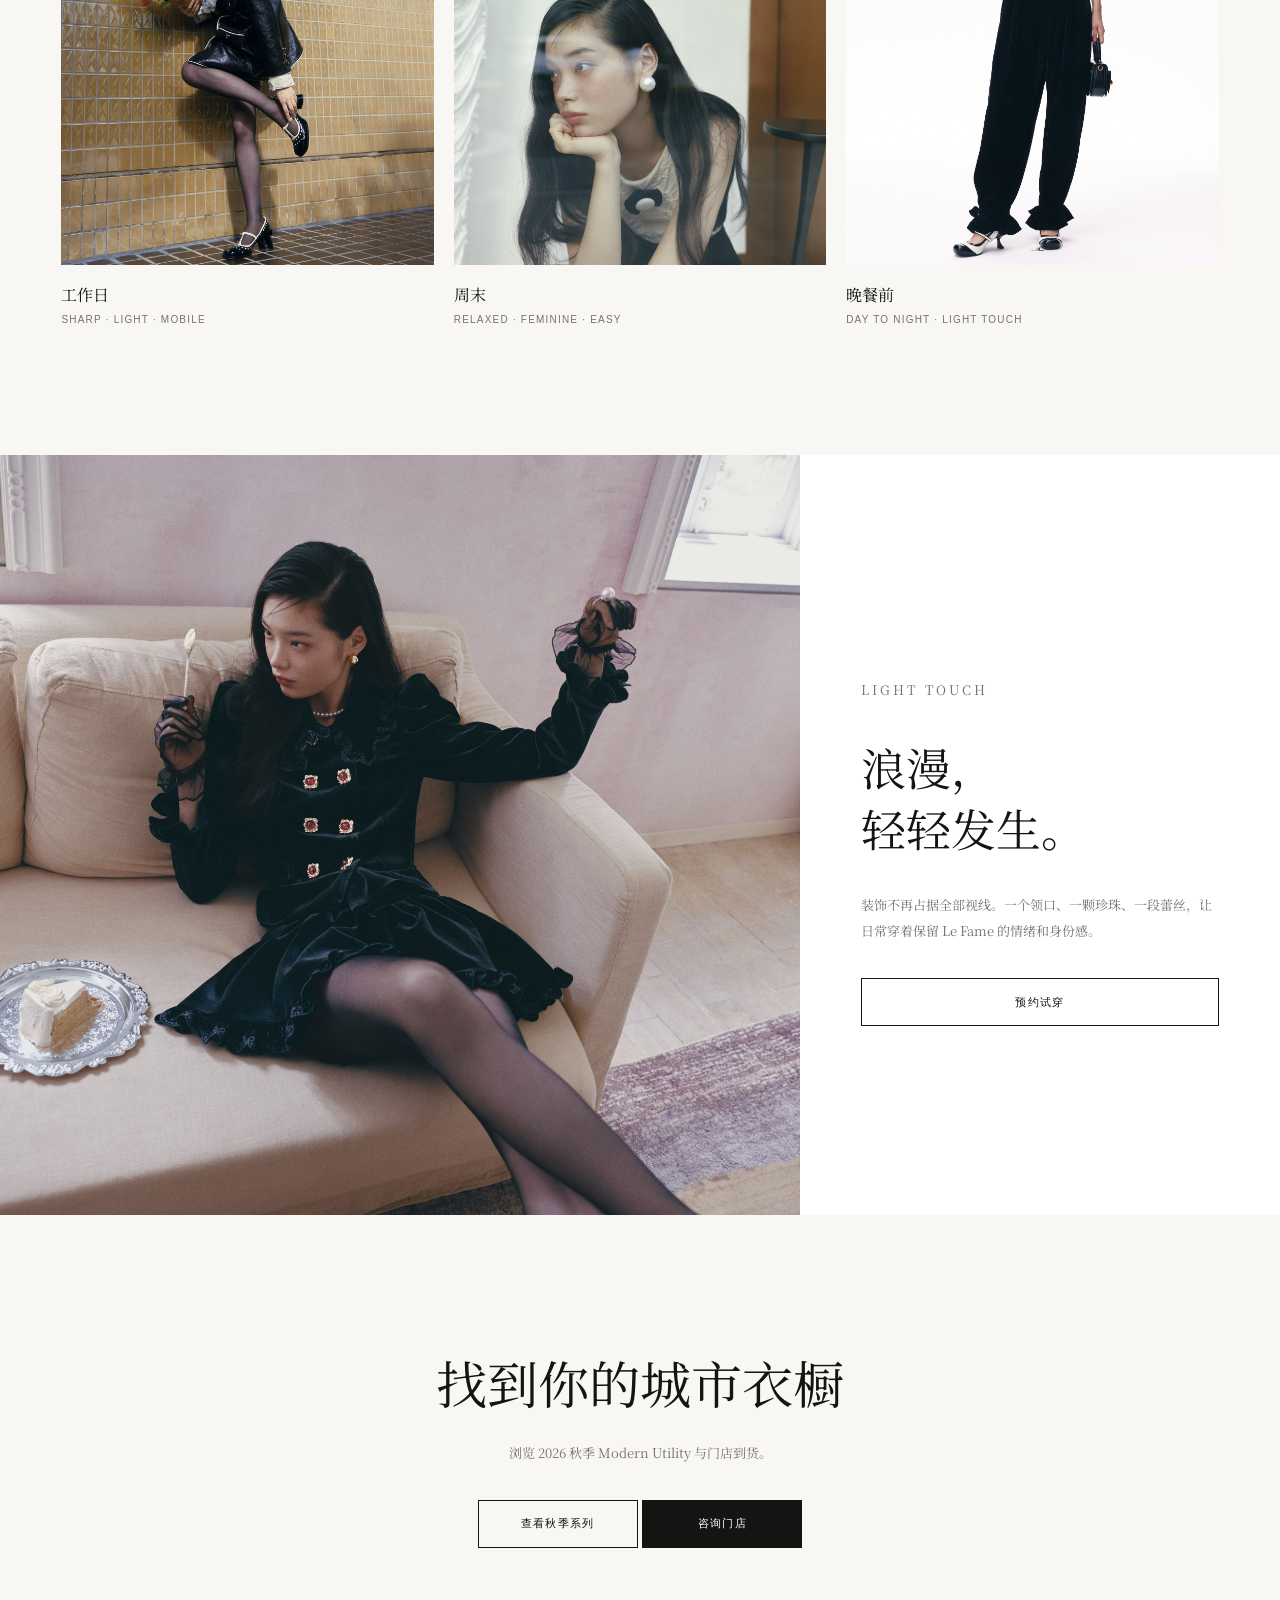
<file: wardrobe-utility.html>
<!doctype html>
<html lang="zh-CN">
  <head><meta charset="UTF-8" /><meta name="viewport" content="width=device-width, initial-scale=1.0" /><title>Modern Utility 摩登工装衣橱｜Le Fame</title><link rel="stylesheet" href="./styles.css" /><link rel="stylesheet" href="./inner.css" /></head>
  <body>
    <header class="site-header is-scrolled" data-header><a class="brand-mark" href="./index.html"><img src="./assets/lefame_logo_black_crop.png" alt="Le Fame" /></a><nav class="desktop-nav"><a href="./collection-autumn-2026.html">NEW</a><a href="./wardrobes.html">WARDROBES</a><a href="./brand.html">LE FAME</a><a href="./journal.html">JOURNAL</a><a href="./stores.html">STORES</a></nav><div class="header-actions"><button class="language-switch" data-language>EN / 中文</button><a class="visit-link" href="./booking.html">预约到店</a><button class="menu-button" aria-label="打开菜单" aria-expanded="false" data-menu-button><span></span><span></span></button></div><nav class="mobile-nav" data-mobile-nav><a href="./index.html">首页</a><a href="./wardrobes.html">拉飞姆衣橱</a><a href="./wardrobe-hepburn.html">赫本衣橱</a><a href="./wardrobe-utility.html">摩登工装衣橱</a><a href="./wardrobe-seasonal.html">趋势衣橱</a><button class="mobile-language" data-language>EN / 中文</button></nav></header>
    <main class="inner-main">
      <section class="inner-hero"><div class="inner-hero-copy reveal"><p class="section-index">02 · CITY WARDROBE</p><h1>摩登工装衣橱</h1><p class="english-title">Modern Utility</p><p class="intro">为当代城市生活而生。利落廓形、柔韧材质与轻触式浪漫细节，陪她从工作日走到周末，从白天走到晚餐前。</p></div><div class="inner-hero-image"><img src="./assets/modern_03.jpg" alt="Modern Utility 城市生活方式" /></div></section>
      <nav class="wardrobe-nav"><a href="./wardrobe-hepburn.html"><span>01 · ICONIC</span><b>赫本衣橱</b></a><a class="is-active" href="./wardrobe-utility.html"><span>02 · CITY</span><b>摩登工装衣橱</b></a><a href="./wardrobe-seasonal.html"><span>03 · SEASONAL</span><b>趋势衣橱</b></a></nav>
      <section class="content-section"><header class="content-heading reveal"><h2>城市生活，<br />自有优雅节奏。</h2><p>Modern Utility 将牛仔、皮革、西装和日常针织作为衣橱骨架，以珍珠、蕾丝和花朵细节轻轻留下品牌痕迹。</p></header><div class="look-grid"><article class="look-card reveal"><img src="./assets/modern_01.jpg" alt="城市黑色皮革造型" /><h3>工作日</h3><p>SHARP · LIGHT · MOBILE</p></article><article class="look-card reveal"><img src="./assets/modern_04.jpg" alt="Suite Le Fame 日常造型" /><h3>周末</h3><p>RELAXED · FEMININE · EASY</p></article><article class="look-card reveal"><img src="./assets/product_03.jpg" alt="Modern Utility 搭配造型" /><h3>晚餐前</h3><p>DAY TO NIGHT · LIGHT TOUCH</p></article></div></section>
      <section class="wide-story"><div class="wide-story-image reveal"><img src="./assets/modern_02.jpg" alt="城市衣橱室内场景" /></div><div class="wide-story-copy reveal"><p class="section-index">LIGHT TOUCH</p><h2>浪漫，<br />轻轻发生。</h2><p>装饰不再占据全部视线。一个领口、一颗珍珠、一段蕾丝，让日常穿着保留 Le Fame 的情绪和身份感。</p><a class="button button-outline" href="./booking.html">预约试穿</a></div></section>
      <section class="inner-cta"><h2>找到你的城市衣橱</h2><p>浏览 2026 秋季 Modern Utility 与门店到货。</p><a class="button button-outline" href="./collection-autumn-2026.html#utility">查看秋季系列</a> <a class="button button-dark" href="./booking.html">咨询门店</a></section>
    </main>
    <script src="./script.js"></script>
  </body>
</html>
</file>
<file: styles.css>
@import url("https://fonts.googleapis.com/css2?family=Cormorant+Garamond:ital,wght@0,400;0,500;1,400&family=Noto+Serif+SC:wght@400;500&display=swap");

:root {
  --paper: #f8f7f3;
  --white: #fff;
  --ink: #151412;
  --muted: #77736c;
  --line: rgba(21, 20, 18, 0.16);
  --gold: #9c8561;
  --soft-pink: #eee7e5;
  --page-x: clamp(24px, 4.8vw, 76px);
  --serif: "Cormorant Garamond", "Times New Roman", serif;
  --cn-serif: "Noto Serif SC", "Songti SC", serif;
  --sans: "Helvetica Neue", "PingFang SC", "Microsoft YaHei", sans-serif;
}

* {
  box-sizing: border-box;
}

html {
  scroll-behavior: smooth;
}

body {
  margin: 0;
  background: var(--paper);
  color: var(--ink);
  font-family: var(--sans);
  -webkit-font-smoothing: antialiased;
}

body.menu-open {
  overflow: hidden;
}

img {
  display: block;
  width: 100%;
}

a {
  color: inherit;
  text-decoration: none;
}

button,
input,
select {
  font: inherit;
}

.site-header {
  position: fixed;
  inset: 0 0 auto;
  z-index: 30;
  height: 80px;
  display: grid;
  grid-template-columns: 190px 1fr 190px;
  align-items: center;
  padding: 0 var(--page-x);
  transition: height 0.35s ease, background 0.35s ease, box-shadow 0.35s ease;
}

.site-header.is-scrolled {
  height: 62px;
  background: rgba(248, 247, 243, 0.94);
  box-shadow: 0 1px 0 var(--line);
  backdrop-filter: blur(14px);
}

.brand-mark {
  width: 122px;
  justify-self: start;
}

.brand-mark img {
  mix-blend-mode: multiply;
}

.desktop-nav {
  display: flex;
  justify-content: center;
  gap: clamp(24px, 3vw, 48px);
}

.desktop-nav a,
.language-switch,
.visit-link {
  font-size: 10px;
  letter-spacing: 0.18em;
  transition: opacity 0.25s ease;
}

.desktop-nav a:hover,
.language-switch:hover,
.visit-link:hover {
  opacity: 0.5;
}

.header-actions {
  display: flex;
  justify-content: flex-end;
  align-items: center;
  gap: 22px;
}

.language-switch,
.menu-button {
  border: 0;
  background: transparent;
  cursor: pointer;
  padding: 0;
}

.visit-link {
  padding-bottom: 5px;
  border-bottom: 1px solid var(--ink);
}

.menu-button,
.mobile-nav {
  display: none;
}

.hero {
  min-height: 100svh;
  display: grid;
  grid-template-columns: 38% 62%;
  position: relative;
  background: var(--paper);
}

.hero-copy {
  display: flex;
  flex-direction: column;
  justify-content: center;
  padding: 118px 7vw 70px var(--page-x);
}

.eyebrow,
.section-index {
  margin: 0 0 30px;
  color: var(--muted);
  font-size: 10px;
  letter-spacing: 0.22em;
  text-transform: uppercase;
}

.hero h1 {
  margin: 0;
  font-family: var(--serif);
  font-size: clamp(58px, 6.2vw, 105px);
  font-weight: 400;
  line-height: 0.82;
  letter-spacing: -0.045em;
}

.hero .hero-title-cn {
  font-family: var(--cn-serif);
  font-size: clamp(62px, 5.3vw, 82px);
  line-height: 1.12;
  letter-spacing: 0.08em;
  white-space: nowrap;
}

.hero-cn {
  margin: 36px 0 0;
  font-family: var(--cn-serif);
  font-size: 16px;
  letter-spacing: 0.26em;
}

.hero-actions,
.store-actions {
  display: flex;
  align-items: center;
  gap: 30px;
  margin-top: 50px;
}

.button {
  min-width: 160px;
  height: 48px;
  display: inline-flex;
  justify-content: center;
  align-items: center;
  border: 1px solid var(--ink);
  padding: 0 25px;
  font-size: 11px;
  letter-spacing: 0.12em;
  transition: color 0.25s ease, background 0.25s ease;
  cursor: pointer;
}

.button-dark {
  background: var(--ink);
  color: var(--white);
}

.button-dark:hover {
  background: transparent;
  color: var(--ink);
}

.button-outline:hover {
  background: var(--ink);
  color: var(--white);
}

.text-link {
  display: inline-flex;
  gap: 24px;
  align-items: center;
  padding-bottom: 6px;
  border-bottom: 1px solid var(--ink);
  font-size: 11px;
  letter-spacing: 0.1em;
}

.hero-visual {
  height: 100svh;
  margin: 0;
  position: relative;
  overflow: hidden;
  background: #eee9e6;
}

.hero-visual img {
  height: 100%;
  object-fit: cover;
  object-position: 50% 23%;
  animation: heroIn 1.3s cubic-bezier(0.22, 1, 0.36, 1) both;
}

.hero-visual figcaption {
  position: absolute;
  right: 24px;
  bottom: 22px;
  color: rgba(255, 255, 255, 0.8);
  font-size: 9px;
  letter-spacing: 0.18em;
  writing-mode: vertical-rl;
}

.scroll-cue {
  position: absolute;
  left: var(--page-x);
  bottom: 28px;
  display: flex;
  align-items: center;
  gap: 12px;
  font-size: 8px;
  letter-spacing: 0.22em;
}

.scroll-cue i {
  width: 40px;
  height: 1px;
  background: var(--ink);
}

.statement {
  min-height: 700px;
  padding: 150px var(--page-x);
  display: flex;
  flex-direction: column;
  align-items: center;
  justify-content: center;
  text-align: center;
}

.statement h2,
.section-heading h2,
.story-copy h2,
.store-copy h2,
.visit-intro h2 {
  margin: 0;
  font-family: var(--cn-serif);
  font-size: clamp(38px, 4.3vw, 70px);
  font-weight: 400;
  line-height: 1.35;
  letter-spacing: 0.03em;
}

.statement-en {
  max-width: 630px;
  margin: 40px auto 36px;
  color: var(--muted);
  font-family: var(--cn-serif);
  font-size: 14px;
  line-height: 2;
  letter-spacing: 0.05em;
}

.underlined-link {
  display: inline-block;
  padding-bottom: 6px;
  border-bottom: 1px solid var(--ink);
  font-size: 11px;
  letter-spacing: 0.1em;
}

.wardrobes,
.signature,
.journal {
  padding: 125px var(--page-x);
  border-top: 1px solid var(--line);
}

.section-heading {
  display: flex;
  align-items: flex-end;
  justify-content: space-between;
  gap: 40px;
  margin-bottom: 60px;
}

.section-heading .section-index {
  margin-bottom: 18px;
}

.section-heading h2 {
  font-size: clamp(40px, 4vw, 66px);
}

.section-heading > p {
  max-width: 480px;
  margin: 0 0 10px;
  color: var(--muted);
  font-family: var(--cn-serif);
  font-size: 13px;
  line-height: 1.9;
}

.wardrobe-grid {
  display: grid;
  grid-template-columns: repeat(3, minmax(0, 1fr));
  gap: 20px;
}

.wardrobe-card {
  min-width: 0;
}

.wardrobe-image {
  aspect-ratio: 0.76;
  overflow: hidden;
  background: #eceae5;
}

.wardrobe-image img,
.journal-card img,
.journal-feature img,
.detail-card img {
  height: 100%;
  object-fit: cover;
  transition: transform 0.9s cubic-bezier(0.22, 1, 0.36, 1);
}

.wardrobe-card:nth-child(1) .wardrobe-image img {
  object-position: 62% center;
}

.wardrobe-card:nth-child(2) .wardrobe-image img {
  object-position: center;
}

.wardrobe-card:hover img,
.journal-card:hover img,
.journal-feature:hover img,
.detail-card:hover img {
  transform: scale(1.025);
}

.wardrobe-copy {
  position: relative;
  padding: 25px 0 0 34px;
}

.wardrobe-copy > span {
  position: absolute;
  top: 30px;
  left: 0;
  color: var(--muted);
  font-size: 9px;
}

.wardrobe-copy h3 {
  margin: 0;
  font-family: var(--cn-serif);
  font-size: clamp(20px, 1.8vw, 28px);
  font-weight: 400;
}

.wardrobe-copy p {
  margin: 9px 0 0;
  color: var(--muted);
  font-family: var(--serif);
  font-size: 13px;
  letter-spacing: 0.08em;
}

.wardrobe-copy a {
  position: absolute;
  top: 26px;
  right: 3px;
  font-size: 18px;
}

.utility {
  min-height: 920px;
  display: grid;
  grid-template-columns: 58% 42%;
  background: var(--white);
}

.utility-visual {
  position: relative;
  min-height: 920px;
  overflow: hidden;
}

.utility-visual img {
  height: 100%;
  object-fit: cover;
  object-position: center;
}

.vertical-label {
  position: absolute;
  left: 24px;
  bottom: 24px;
  color: rgba(255, 255, 255, 0.8);
  font-size: 9px;
  letter-spacing: 0.2em;
  writing-mode: vertical-rl;
}

.utility-copy {
  display: flex;
  flex-direction: column;
  justify-content: center;
  padding: 100px 8vw;
}

.script-label {
  margin: 0 0 18px;
  color: var(--gold);
  font-family: var(--serif);
  font-size: 22px;
  font-style: italic;
}

.utility-copy h2 {
  margin: 0;
  font-family: var(--serif);
  font-size: clamp(68px, 7vw, 110px);
  font-weight: 400;
  line-height: 0.74;
  letter-spacing: -0.05em;
}

.utility-copy h3 {
  margin: 34px 0 0;
  font-family: var(--cn-serif);
  font-size: 20px;
  font-weight: 400;
  letter-spacing: 0.14em;
}

.utility-description {
  max-width: 420px;
  margin: 36px 0 0;
  color: var(--muted);
  font-family: var(--cn-serif);
  font-size: 13px;
  line-height: 2;
}

.scene-list {
  margin: 40px 0;
  padding: 0;
  list-style: none;
  border-top: 1px solid var(--line);
}

.scene-list li {
  display: grid;
  grid-template-columns: 42px 1fr;
  align-items: center;
  min-height: 54px;
  border-bottom: 1px solid var(--line);
}

.scene-list span {
  color: var(--muted);
  font-size: 9px;
}

.scene-list b {
  font-family: var(--cn-serif);
  font-size: 12px;
  font-weight: 400;
  letter-spacing: 0.15em;
}

.signature-grid {
  display: grid;
  grid-template-columns: 1.1fr 0.9fr 0.9fr;
  gap: 20px;
}

.detail-card {
  min-width: 0;
}

.detail-card img {
  aspect-ratio: 0.78;
  object-fit: cover;
  background: var(--white);
}

.detail-card-wide img {
  object-fit: contain;
}

.detail-card div {
  display: flex;
  justify-content: space-between;
  align-items: baseline;
  padding-top: 18px;
  border-top: 1px solid var(--line);
}

.detail-card span {
  color: var(--muted);
  font-size: 9px;
}

.detail-card h3 {
  margin: 0;
  font-family: var(--cn-serif);
  font-size: 16px;
  font-weight: 400;
  letter-spacing: 0.1em;
}

.shanghai-story {
  min-height: 840px;
  display: grid;
  grid-template-columns: 42% 58%;
  background: var(--soft-pink);
}

.story-copy,
.store-copy {
  display: flex;
  flex-direction: column;
  justify-content: center;
  padding: 110px var(--page-x);
}

.story-copy h2,
.store-copy h2 {
  font-size: clamp(38px, 4vw, 64px);
}

.story-copy > p:not(.section-index),
.store-copy > p:not(.section-index):not(.script-label) {
  max-width: 430px;
  margin: 38px 0;
  color: #5f5b55;
  font-family: var(--cn-serif);
  font-size: 13px;
  line-height: 2;
}

.story-copy .underlined-link {
  align-self: flex-start;
}

.story-visual {
  position: relative;
  min-height: 840px;
  overflow: hidden;
}

.story-visual img {
  height: 100%;
  object-fit: cover;
}

.story-visual span {
  position: absolute;
  right: 24px;
  bottom: 24px;
  color: rgba(255, 255, 255, 0.85);
  font-size: 9px;
  letter-spacing: 0.2em;
}

.journal-grid {
  display: grid;
  grid-template-columns: repeat(3, minmax(0, 1fr));
  gap: 20px;
}

.journal-card {
  margin: 0;
  min-width: 0;
}

.journal-card > img,
.journal-collage {
  width: 100%;
  aspect-ratio: 0.8;
  overflow: hidden;
  background: #eceae5;
}

.journal-card > img {
  height: auto;
  object-fit: cover;
}

.journal-card:first-child > img {
  object-position: 50% 18%;
}

.journal-card:nth-child(2) > img {
  object-position: center 38%;
}

.journal-collage {
  display: grid;
  grid-template-columns: repeat(3, 1fr);
  gap: 2px;
}

.journal-collage img {
  width: 100%;
  height: 100%;
  object-fit: cover;
}

.journal-collage img:first-child {
  object-position: 52% center;
}

.journal-collage img:nth-child(2) {
  object-position: 48% center;
}

.journal-collage img:last-child {
  object-position: 52% center;
}

.journal-copy {
  padding-top: 20px;
}

.journal-copy p {
  margin: 20px 0 10px;
  color: var(--muted);
  font-size: 9px;
  letter-spacing: 0.16em;
}

.journal-copy p {
  margin-top: 0;
}

.journal-copy h3 {
  margin: 0;
  font-family: var(--cn-serif);
  font-size: clamp(20px, 1.8vw, 28px);
  font-weight: 400;
  line-height: 1.4;
}

.journal-copy span {
  display: block;
  min-height: 42px;
  margin-top: 12px;
  color: var(--muted);
  font-family: var(--cn-serif);
  font-size: 11px;
  line-height: 1.8;
  letter-spacing: 0.04em;
}

.store-section {
  height: 840px;
  min-height: 840px;
  display: grid;
  grid-template-columns: 58% 42%;
  background: var(--white);
}

.store-image {
  position: relative;
  height: 100%;
  min-height: 840px;
  overflow: hidden;
}

.store-image img {
  position: absolute;
  inset: 0;
  height: 100%;
  object-fit: cover;
  object-position: center 35%;
}

.visit {
  display: grid;
  grid-template-columns: 0.8fr 1.2fr;
  gap: 100px;
  padding: 145px var(--page-x);
  border-top: 1px solid var(--line);
}

.visit-intro h2 {
  font-size: clamp(36px, 3.6vw, 58px);
}

.visit-intro > p:last-child {
  margin-top: 28px;
  color: var(--muted);
  font-family: var(--cn-serif);
  font-size: 13px;
}

.visit-form {
  display: grid;
  grid-template-columns: 1fr 1fr;
  gap: 30px 24px;
}

.visit-form label {
  display: grid;
  gap: 10px;
}

.visit-form label > span {
  color: var(--muted);
  font-size: 10px;
  letter-spacing: 0.12em;
}

.visit-form input,
.visit-form select {
  width: 100%;
  height: 45px;
  border: 0;
  border-bottom: 1px solid var(--ink);
  border-radius: 0;
  background: transparent;
  color: var(--ink);
  outline: none;
}

.visit-form .button {
  margin-top: 14px;
}

.form-note {
  align-self: center;
  margin: 14px 0 0;
  color: var(--muted);
  font-size: 10px;
}

.site-footer {
  padding: 80px var(--page-x) 30px;
  background: #171614;
  color: #f5f3ee;
}

.footer-brand img {
  width: 170px;
  filter: invert(1);
}

.footer-brand p {
  margin: 18px 0 70px;
  color: rgba(255, 255, 255, 0.5);
  font-size: 9px;
  letter-spacing: 0.2em;
}

.footer-links {
  display: grid;
  grid-template-columns: repeat(3, 1fr);
  gap: 40px;
  max-width: 720px;
  margin-left: auto;
}

.footer-links div {
  display: grid;
  gap: 12px;
}

.footer-links p {
  margin: 0 0 8px;
  color: rgba(255, 255, 255, 0.38);
  font-size: 9px;
  letter-spacing: 0.18em;
}

.footer-links a {
  font-family: var(--serif);
  font-size: 17px;
}

.footer-bottom {
  display: flex;
  justify-content: space-between;
  margin-top: 80px;
  padding-top: 22px;
  border-top: 1px solid rgba(255, 255, 255, 0.18);
  color: rgba(255, 255, 255, 0.42);
  font-size: 8px;
  letter-spacing: 0.15em;
}

.reveal {
  opacity: 0;
  transform: translateY(24px);
  transition: opacity 0.8s ease, transform 0.8s cubic-bezier(0.22, 1, 0.36, 1);
}

.reveal.is-visible {
  opacity: 1;
  transform: translateY(0);
}

@keyframes heroIn {
  from {
    opacity: 0;
    transform: scale(1.035);
  }
  to {
    opacity: 1;
    transform: scale(1);
  }
}

@media (max-width: 960px) {
  .site-header {
    height: 64px;
    grid-template-columns: 1fr auto;
  }

  .desktop-nav,
  .language-switch {
    display: none;
  }

  .brand-mark {
    width: 104px;
  }

  .menu-button {
    width: 25px;
    height: 22px;
    display: grid;
    align-content: center;
    gap: 6px;
  }

  .menu-button span {
    display: block;
    width: 100%;
    height: 1px;
    background: var(--ink);
    transition: transform 0.3s ease;
  }

  .menu-button[aria-expanded="true"] span:first-child {
    transform: translateY(3.5px) rotate(45deg);
  }

  .menu-button[aria-expanded="true"] span:last-child {
    transform: translateY(-3.5px) rotate(-45deg);
  }

  .mobile-nav {
    position: fixed;
    inset: 62px 0 0;
    display: flex;
    flex-direction: column;
    align-items: center;
    justify-content: center;
    gap: 24px;
    overflow-y: auto;
    padding: 48px 24px;
    background: var(--paper);
    opacity: 0;
    pointer-events: none;
    transform: translateY(-12px);
    transition: opacity 0.3s ease, transform 0.3s ease;
  }

  .mobile-nav.is-open {
    opacity: 1;
    pointer-events: auto;
    transform: translateY(0);
  }

  .mobile-nav a {
    font-family: var(--serif);
    font-size: 30px;
  }

  .mobile-language {
    border: 0;
    border-bottom: 1px solid var(--ink);
    background: transparent;
    padding: 8px 0 4px;
    color: var(--ink);
    font-size: 10px;
    letter-spacing: 0.16em;
  }

  .hero {
    min-height: auto;
    grid-template-columns: 1fr;
    padding-top: 64px;
  }

  .hero-copy {
    min-height: 480px;
    padding: 86px var(--page-x) 60px;
  }

  .hero h1 {
    font-size: clamp(60px, 18vw, 90px);
  }

  .hero .hero-title-cn {
    font-size: clamp(56px, 16vw, 78px);
  }

  .hero-visual {
    height: 78svh;
  }

  .hero-visual img {
    object-position: 50% 20%;
  }

  .scroll-cue {
    display: none;
  }

  .wardrobe-grid,
  .signature-grid,
  .journal-grid {
    grid-template-columns: 1fr;
    gap: 58px;
  }

  .wardrobe-image {
    aspect-ratio: 0.82;
  }

  .utility,
  .shanghai-story,
  .store-section,
  .visit {
    grid-template-columns: 1fr;
  }

  .store-section {
    height: auto;
  }

  .store-image img {
    position: static;
  }

  .utility-visual,
  .story-visual,
  .store-image {
    min-height: 70svh;
  }

  .utility-copy,
  .story-copy,
  .store-copy {
    padding: 100px var(--page-x);
  }

  .utility-copy h2 {
    font-size: clamp(72px, 18vw, 100px);
  }

  .story-copy {
    order: 2;
  }

  .story-visual {
    order: 1;
  }

  .journal-card > img,
  .journal-collage {
    aspect-ratio: 0.9;
  }

  .journal-card:first-child > img {
    object-position: center 18%;
  }

  .visit {
    gap: 58px;
  }
}

@media (max-width: 640px) {
  .visit-link {
    font-size: 9px;
  }

  .header-actions {
    gap: 18px;
  }

  .hero-copy {
    min-height: 430px;
  }

  .hero h1 {
    font-size: 61px;
  }

  .hero .hero-title-cn {
    font-size: 56px;
  }

  .hero-cn {
    font-size: 14px;
  }

  .hero-actions {
    align-items: flex-start;
    flex-direction: column;
    gap: 22px;
    margin-top: 38px;
  }

  .hero-visual {
    height: 69svh;
  }

  .statement {
    min-height: 620px;
    padding: 110px var(--page-x);
  }

  .statement h2,
  .section-heading h2,
  .story-copy h2,
  .store-copy h2,
  .visit-intro h2 {
    font-size: 34px;
  }

  .wardrobes,
  .signature,
  .journal {
    padding: 95px var(--page-x);
  }

  .section-heading {
    display: grid;
    gap: 28px;
    margin-bottom: 42px;
  }

  .section-heading > p {
    font-size: 12px;
  }

  .wardrobe-copy h3 {
    padding-right: 35px;
    font-size: 22px;
  }

  .utility-visual,
  .story-visual,
  .store-image {
    min-height: 58svh;
  }

  .utility-copy,
  .story-copy,
  .store-copy {
    padding: 90px var(--page-x);
  }

  .utility-copy h2 {
    font-size: 70px;
  }

  .signature-grid {
    gap: 48px;
  }

  .detail-card img {
    aspect-ratio: 0.88;
  }

  .visit {
    gap: 50px;
    padding: 100px var(--page-x);
  }

  .visit-form {
    grid-template-columns: 1fr;
  }

  .footer-links {
    grid-template-columns: 1fr 1fr;
    margin: 0;
  }

  .footer-bottom {
    gap: 20px;
    flex-direction: column;
  }
}

@media (prefers-reduced-motion: reduce) {
  html {
    scroll-behavior: auto;
  }

  *,
  *::before,
  *::after {
    animation-duration: 0.01ms !important;
    transition-duration: 0.01ms !important;
  }
}
</file>
<file: inner.css>
.inner-main {
  padding-top: 80px;
}

.inner-hero {
  min-height: calc(100svh - 80px);
  display: grid;
  grid-template-columns: 1fr 1fr;
  border-bottom: 1px solid var(--line);
}

.inner-hero-copy {
  display: flex;
  flex-direction: column;
  justify-content: center;
  padding: 100px var(--page-x);
}

.inner-hero-copy h1 {
  margin: 0;
  font-family: var(--cn-serif);
  font-size: clamp(54px, 5vw, 82px);
  font-weight: 400;
  line-height: 1.2;
}

.inner-hero-copy .english-title {
  margin: 18px 0 0;
  color: var(--gold);
  font-family: var(--serif);
  font-size: 24px;
  font-style: italic;
}

.inner-hero-copy .intro {
  max-width: 470px;
  margin: 42px 0 0;
  color: var(--muted);
  font-family: var(--cn-serif);
  font-size: 13px;
  line-height: 2;
}

.inner-hero-image {
  min-height: calc(100svh - 80px);
  overflow: hidden;
}

.inner-hero-image img {
  width: 100%;
  height: 100%;
  object-fit: cover;
}

.wardrobe-overview {
  padding: 130px var(--page-x);
}

.overview-intro {
  display: grid;
  grid-template-columns: 1fr 1fr;
  gap: 80px;
  align-items: end;
  margin-bottom: 80px;
}

.overview-intro h2,
.content-heading h2 {
  margin: 0;
  font-family: var(--cn-serif);
  font-size: clamp(38px, 4vw, 64px);
  font-weight: 400;
  line-height: 1.35;
}

.overview-intro > p,
.content-heading > p {
  max-width: 480px;
  margin: 0;
  color: var(--muted);
  font-family: var(--cn-serif);
  font-size: 13px;
  line-height: 2;
}

.overview-list {
  display: grid;
  gap: 1px;
  background: var(--line);
  border: 1px solid var(--line);
}

.overview-row {
  min-height: 590px;
  display: grid;
  grid-template-columns: 42% 58%;
  background: var(--paper);
}

.overview-row:nth-child(even) {
  grid-template-columns: 58% 42%;
}

.overview-row:nth-child(even) .overview-image {
  order: 2;
}

.overview-row:nth-child(even) .overview-copy {
  order: 1;
}

.overview-image {
  min-height: 590px;
  overflow: hidden;
}

.overview-image img {
  height: 100%;
  object-fit: cover;
  transition: transform 0.9s cubic-bezier(0.22, 1, 0.36, 1);
}

.overview-row:hover .overview-image img {
  transform: scale(1.025);
}

.overview-copy {
  display: flex;
  flex-direction: column;
  justify-content: center;
  padding: 70px 8vw;
}

.overview-number {
  color: var(--muted);
  font-size: 9px;
  letter-spacing: 0.18em;
}

.overview-copy h2 {
  margin: 26px 0 0;
  font-family: var(--cn-serif);
  font-size: clamp(34px, 3vw, 52px);
  font-weight: 400;
}

.overview-copy h3 {
  margin: 8px 0 0;
  font-family: var(--serif);
  font-size: 20px;
  font-style: italic;
  font-weight: 400;
}

.overview-copy p {
  max-width: 430px;
  margin: 32px 0;
  color: var(--muted);
  font-family: var(--cn-serif);
  font-size: 13px;
  line-height: 2;
}

.content-section {
  padding: 130px var(--page-x);
  border-top: 1px solid var(--line);
}

.content-heading {
  display: grid;
  grid-template-columns: 1fr 1fr;
  gap: 80px;
  align-items: end;
  margin-bottom: 65px;
}

.look-grid {
  display: grid;
  grid-template-columns: repeat(3, minmax(0, 1fr));
  gap: 20px;
}

.look-card {
  min-width: 0;
}

.look-card img {
  aspect-ratio: 0.78;
  height: auto;
  object-fit: cover;
  background: #eceae5;
}

.look-card h3 {
  margin: 18px 0 0;
  font-family: var(--cn-serif);
  font-size: 16px;
  font-weight: 400;
}

.look-card p {
  margin: 8px 0 0;
  color: var(--muted);
  font-size: 10px;
  letter-spacing: 0.12em;
}

.wide-story {
  display: grid;
  grid-template-columns: 1.25fr 0.75fr;
  min-height: 760px;
  background: var(--white);
}

.wide-story-image {
  min-height: 760px;
  overflow: hidden;
}

.wide-story-image img {
  height: 100%;
  object-fit: cover;
}

.wide-story-copy {
  display: flex;
  flex-direction: column;
  justify-content: center;
  padding: 90px var(--page-x);
}

.wide-story-copy h2 {
  margin: 0;
  font-family: var(--cn-serif);
  font-size: clamp(38px, 3.5vw, 60px);
  font-weight: 400;
  line-height: 1.35;
}

.wide-story-copy p {
  margin: 34px 0;
  color: var(--muted);
  font-family: var(--cn-serif);
  font-size: 13px;
  line-height: 2;
}

.wardrobe-nav {
  display: grid;
  grid-template-columns: repeat(3, 1fr);
  border-top: 1px solid var(--line);
  border-bottom: 1px solid var(--line);
}

.wardrobe-nav a {
  min-height: 150px;
  display: flex;
  flex-direction: column;
  justify-content: center;
  padding: 30px var(--page-x);
  border-right: 1px solid var(--line);
  transition: color 0.25s, background 0.25s;
}

.wardrobe-nav a:last-child {
  border-right: 0;
}

.wardrobe-nav a:hover,
.wardrobe-nav a.is-active {
  background: var(--ink);
  color: var(--white);
}

.wardrobe-nav span {
  font-size: 9px;
  letter-spacing: 0.18em;
}

.wardrobe-nav b {
  margin-top: 14px;
  font-family: var(--cn-serif);
  font-size: 18px;
  font-weight: 400;
}

.inner-cta {
  padding: 130px var(--page-x);
  text-align: center;
}

.inner-cta h2 {
  margin: 0;
  font-family: var(--cn-serif);
  font-size: clamp(36px, 4vw, 62px);
  font-weight: 400;
}

.inner-cta p {
  margin: 24px 0 38px;
  color: var(--muted);
  font-family: var(--cn-serif);
  font-size: 13px;
}

.collection-hero {
  min-height: 620px;
  display: grid;
  grid-template-columns: 0.8fr 1.2fr;
  background: var(--white);
  border-bottom: 1px solid var(--line);
}

.collection-hero-copy {
  display: flex;
  flex-direction: column;
  justify-content: center;
  padding: 100px var(--page-x);
}

.collection-hero-copy h1 {
  margin: 0;
  font-family: var(--serif);
  font-size: clamp(66px, 7vw, 112px);
  font-weight: 400;
  line-height: 0.78;
}

.collection-hero-copy h2 {
  margin: 30px 0 0;
  font-family: var(--cn-serif);
  font-size: 18px;
  font-weight: 400;
  letter-spacing: 0.16em;
}

.collection-hero-copy p:last-child {
  max-width: 430px;
  margin: 36px 0 0;
  color: var(--muted);
  font-family: var(--cn-serif);
  font-size: 13px;
  line-height: 2;
}

.collection-hero-visual {
  min-height: 620px;
  overflow: hidden;
  background: var(--paper);
}

.collection-hero-visual img {
  height: 100%;
  object-fit: cover;
  object-position: center 20%;
}

.editorial-section {
  padding: 120px var(--page-x);
  border-bottom: 1px solid var(--line);
}

.editorial-heading {
  display: flex;
  justify-content: space-between;
  align-items: end;
  gap: 40px;
  margin-bottom: 55px;
}

.editorial-heading h2 {
  margin: 0;
  font-family: var(--cn-serif);
  font-size: clamp(34px, 3.5vw, 58px);
  font-weight: 400;
}

.editorial-heading p {
  max-width: 470px;
  margin: 0;
  color: var(--muted);
  font-family: var(--cn-serif);
  font-size: 12px;
  line-height: 2;
}

.lookbook-grid {
  display: grid;
  grid-template-columns: repeat(3, minmax(0, 1fr));
  gap: 18px;
}

.lookbook-card {
  min-width: 0;
}

.lookbook-card img {
  width: 100%;
  aspect-ratio: 2 / 3;
  object-fit: cover;
  background: var(--white);
  transition: transform 0.7s ease;
}

.lookbook-card:hover img {
  transform: translateY(-4px);
}

.lookbook-card p {
  margin: 14px 0 0;
  color: var(--muted);
  font-size: 9px;
  letter-spacing: 0.14em;
}

.product-layout {
  min-height: calc(100svh - 80px);
  display: grid;
  grid-template-columns: 58% 42%;
  border-bottom: 1px solid var(--line);
}

.product-gallery {
  display: grid;
  grid-template-columns: 1fr 1fr;
  gap: 1px;
  background: var(--line);
}

.product-gallery figure {
  margin: 0;
  min-height: 680px;
  background: var(--white);
  overflow: hidden;
}

.product-gallery img {
  height: 100%;
  object-fit: contain;
}

.product-info {
  position: sticky;
  top: 62px;
  align-self: start;
  min-height: calc(100svh - 62px);
  display: flex;
  flex-direction: column;
  justify-content: center;
  padding: 90px var(--page-x);
}

.product-info h1 {
  margin: 0;
  font-family: var(--cn-serif);
  font-size: clamp(34px, 3.5vw, 54px);
  font-weight: 400;
  line-height: 1.35;
}

.product-code {
  margin: 18px 0 0;
  color: var(--muted);
  font-size: 9px;
  letter-spacing: 0.16em;
}

.product-description {
  margin: 38px 0;
  color: var(--muted);
  font-family: var(--cn-serif);
  font-size: 13px;
  line-height: 2;
}

.product-meta {
  margin: 0 0 38px;
  padding: 0;
  list-style: none;
  border-top: 1px solid var(--line);
}

.product-meta li {
  display: flex;
  justify-content: space-between;
  padding: 16px 0;
  border-bottom: 1px solid var(--line);
  color: var(--muted);
  font-size: 11px;
}

.product-meta b {
  color: var(--ink);
  font-weight: 400;
}

.story-lead {
  padding: 130px var(--page-x);
  display: grid;
  grid-template-columns: 1fr 1fr;
  gap: 10vw;
  border-bottom: 1px solid var(--line);
}

.story-lead h2 {
  margin: 0;
  font-family: var(--cn-serif);
  font-size: clamp(38px, 4.5vw, 70px);
  font-weight: 400;
  line-height: 1.35;
}

.story-lead-copy {
  max-width: 610px;
  color: var(--muted);
  font-family: var(--cn-serif);
  font-size: 14px;
  line-height: 2.15;
}

.story-lead-copy p {
  margin: 0 0 24px;
}

.brand-pillars {
  display: grid;
  grid-template-columns: repeat(3, 1fr);
  border-bottom: 1px solid var(--line);
}

.brand-pillar {
  min-height: 360px;
  padding: 70px var(--page-x);
  border-right: 1px solid var(--line);
}

.brand-pillar:last-child {
  border-right: 0;
}

.brand-pillar span {
  color: var(--gold);
  font-size: 9px;
  letter-spacing: 0.18em;
}

.brand-pillar h3 {
  margin: 54px 0 24px;
  font-family: var(--cn-serif);
  font-size: 30px;
  font-weight: 400;
}

.brand-pillar p {
  margin: 0;
  color: var(--muted);
  font-family: var(--cn-serif);
  font-size: 13px;
  line-height: 2;
}

.brand-page {
  background: #f9f8f4;
}

.brand-hero {
  min-height: calc(100svh - 80px);
  display: grid;
  grid-template-columns: 38% 62%;
  border-bottom: 1px solid var(--line);
}

.brand-hero-copy {
  min-height: calc(100svh - 80px);
  padding: 110px var(--page-x) 58px;
  display: flex;
  flex-direction: column;
  justify-content: center;
}

.brand-hero-copy h1 {
  margin: 0;
  font-family: var(--cn-serif);
  font-size: clamp(52px, 4.8vw, 76px);
  font-weight: 400;
  line-height: 1.28;
  letter-spacing: 0.02em;
}

.brand-hero-en {
  margin: 24px 0 0;
  color: var(--gold);
  font-family: var(--serif);
  font-size: clamp(23px, 2.1vw, 34px);
  font-style: italic;
}

.brand-hero-bottom {
  margin-top: auto;
  padding-top: 70px;
}

.brand-hero-bottom p {
  max-width: 390px;
  margin: 0 0 40px;
  color: var(--muted);
  font-family: var(--cn-serif);
  font-size: 12px;
  line-height: 2;
}

.brand-hero-bottom span,
.brand-hero-image figcaption,
.brand-image-pair figcaption {
  color: var(--muted);
  font-size: 8px;
  letter-spacing: 0.2em;
}

.brand-hero-image {
  position: relative;
  min-height: calc(100svh - 80px);
  margin: 0;
  overflow: hidden;
  background: #e7e1d7;
}

.brand-hero-image img {
  height: 100%;
  object-fit: cover;
  object-position: center;
}

.brand-hero-image figcaption {
  position: absolute;
  right: 25px;
  bottom: 22px;
  color: rgba(255, 255, 255, 0.78);
}

.brand-manifesto {
  padding: 150px max(var(--page-x), 10vw);
  text-align: center;
  border-bottom: 1px solid var(--line);
}

.brand-manifesto .section-index {
  margin-bottom: 48px;
}

.brand-manifesto h2 {
  margin: 0 auto;
  font-family: var(--cn-serif);
  font-size: clamp(42px, 5vw, 76px);
  font-weight: 400;
  line-height: 1.45;
  letter-spacing: 0.04em;
}

.brand-manifesto-copy {
  max-width: 760px;
  margin: 70px auto 0;
  display: grid;
  grid-template-columns: 1fr 1fr;
  gap: 60px;
  text-align: left;
}

.brand-manifesto-copy p {
  margin: 0;
  color: var(--muted);
  font-family: var(--cn-serif);
  font-size: 12px;
  line-height: 2.15;
}

.brand-image-pair {
  padding: 120px var(--page-x) 145px;
  display: grid;
  grid-template-columns: 1.35fr 0.65fr;
  gap: clamp(24px, 6vw, 95px);
  align-items: end;
}

.brand-image-pair figure {
  margin: 0;
}

.brand-image-pair img {
  object-fit: cover;
}

.brand-image-large img {
  aspect-ratio: 1.22;
}

.brand-image-small {
  padding-bottom: 7vw;
}

.brand-image-small img {
  aspect-ratio: 0.76;
}

.brand-image-pair figcaption {
  margin-top: 15px;
}

.brand-origin {
  min-height: 660px;
  padding: 110px var(--page-x);
  display: grid;
  grid-template-columns: 1.2fr 0.8fr;
  align-items: center;
  gap: 12vw;
  background: var(--ink);
  color: var(--white);
}

.brand-origin-copy h2 {
  margin: 0;
  font-family: var(--cn-serif);
  font-size: clamp(42px, 4.6vw, 70px);
  font-weight: 400;
  line-height: 1.4;
}

.brand-origin-copy > p:last-child {
  max-width: 520px;
  margin: 42px 0 0;
  color: #aaa8a2;
  font-family: var(--cn-serif);
  font-size: 13px;
  line-height: 2.1;
}

.brand-origin-note {
  padding: 55px 0 55px 60px;
  border-left: 1px solid rgba(255, 255, 255, 0.26);
}

.brand-origin-note span {
  color: #aaa8a2;
  font-size: 9px;
  letter-spacing: 0.2em;
}

.brand-origin-note p {
  margin: 35px 0 0;
  font-family: var(--cn-serif);
  font-size: 18px;
  line-height: 2;
}

.brand-page .brand-pillars {
  background: #f2efe8;
}

.brand-page .brand-pillar {
  min-height: 430px;
  display: flex;
  flex-direction: column;
  justify-content: space-between;
}

.brand-page .brand-pillar h3 {
  margin: auto 0 22px;
  font-size: clamp(27px, 2.5vw, 38px);
}

.brand-cta {
  padding: 150px var(--page-x);
  text-align: center;
  background: var(--white);
}

.brand-cta h2 {
  margin: 0;
  font-family: var(--cn-serif);
  font-size: clamp(42px, 5vw, 72px);
  font-weight: 400;
}

.brand-cta > p:not(.section-index) {
  margin: 30px 0 42px;
  color: var(--muted);
  font-family: var(--cn-serif);
  font-size: 13px;
}

.journal-list {
  padding: 80px var(--page-x) 130px;
}

.journal-feature {
  display: grid;
  grid-template-columns: 1.25fr 0.75fr;
  min-height: 680px;
  margin-bottom: 70px;
  background: var(--white);
  border: 1px solid var(--line);
}

.journal-feature:nth-child(even) {
  grid-template-columns: 0.75fr 1.25fr;
}

.journal-feature:nth-child(even) .journal-feature-image {
  order: 2;
}

.journal-feature-image {
  min-height: 680px;
  overflow: hidden;
}

.journal-feature-image img,
.journal-feature-image .journal-collage {
  width: 100%;
  height: 100%;
  object-fit: cover;
}

.journal-feature-copy {
  display: flex;
  flex-direction: column;
  justify-content: center;
  padding: 70px 6vw;
}

.journal-feature-copy h2 {
  margin: 18px 0 26px;
  font-family: var(--cn-serif);
  font-size: clamp(32px, 3.4vw, 52px);
  font-weight: 400;
  line-height: 1.4;
}

.journal-feature-copy > p:last-of-type {
  color: var(--muted);
  font-family: var(--cn-serif);
  font-size: 13px;
  line-height: 2;
}

.store-directory {
  padding: 110px var(--page-x) 130px;
}

.store-grid {
  display: grid;
  grid-template-columns: repeat(2, 1fr);
  gap: 1px;
  margin-top: 60px;
  background: var(--line);
  border: 1px solid var(--line);
}

.store-card {
  min-height: 310px;
  padding: 55px;
  background: var(--paper);
}

.store-card h2 {
  margin: 32px 0 18px;
  font-family: var(--cn-serif);
  font-size: 28px;
  font-weight: 400;
}

.store-card p {
  margin: 0 0 28px;
  color: var(--muted);
  font-family: var(--cn-serif);
  font-size: 12px;
  line-height: 1.9;
}

.booking-shell {
  display: grid;
  grid-template-columns: 0.8fr 1.2fr;
  min-height: calc(100svh - 80px);
}

.booking-intro {
  padding: 100px var(--page-x);
  display: flex;
  flex-direction: column;
  justify-content: center;
  background: var(--ink);
  color: var(--white);
}

.booking-intro h1 {
  margin: 22px 0 32px;
  font-family: var(--cn-serif);
  font-size: clamp(44px, 5vw, 74px);
  font-weight: 400;
  line-height: 1.3;
}

.booking-intro > p:last-of-type {
  max-width: 430px;
  color: #aaa8a2;
  font-family: var(--cn-serif);
  font-size: 13px;
  line-height: 2;
}

.booking-form {
  padding: 90px 8vw;
  display: grid;
  grid-template-columns: 1fr 1fr;
  gap: 28px 22px;
  align-content: center;
}

.booking-form label {
  display: grid;
  gap: 10px;
  color: var(--muted);
  font-size: 10px;
  letter-spacing: 0.08em;
}

.booking-form input,
.booking-form select,
.booking-form textarea {
  width: 100%;
  padding: 15px 0;
  border: 0;
  border-bottom: 1px solid var(--line);
  border-radius: 0;
  background: transparent;
  color: var(--ink);
  font: inherit;
}

.booking-form textarea {
  min-height: 90px;
  resize: vertical;
}

.booking-form .form-wide,
.booking-form .privacy-row,
.booking-form .button,
.booking-form .form-note {
  grid-column: 1 / -1;
}

.privacy-row {
  display: flex !important;
  grid-template-columns: none !important;
  align-items: flex-start;
  gap: 10px !important;
  line-height: 1.7;
}

.privacy-row input {
  width: auto;
  margin-top: 3px;
}

@media (max-width: 960px) {
  .inner-main {
    padding-top: 64px;
  }

  .inner-hero,
  .overview-intro,
  .content-heading,
  .wide-story,
  .collection-hero,
  .product-layout,
  .story-lead,
  .journal-feature,
  .journal-feature:nth-child(even),
  .booking-shell {
    grid-template-columns: 1fr;
  }

  .brand-hero,
  .brand-manifesto-copy,
  .brand-origin {
    grid-template-columns: 1fr;
  }

  .brand-hero-copy {
    min-height: 620px;
  }

  .brand-hero-image {
    min-height: 72svh;
  }

  .brand-origin {
    gap: 70px;
  }

  .brand-origin-note {
    padding: 45px 0 0;
    border-left: 0;
    border-top: 1px solid rgba(255, 255, 255, 0.26);
  }

  .brand-pillars {
    grid-template-columns: 1fr;
  }

  .brand-pillar {
    border-right: 0;
    border-bottom: 1px solid var(--line);
  }

  .journal-feature:nth-child(even) .journal-feature-image {
    order: initial;
  }

  .booking-intro {
    min-height: 520px;
  }

  .inner-hero-copy {
    min-height: 500px;
    padding: 90px var(--page-x);
  }

  .inner-hero-image {
    min-height: 70svh;
  }

  .overview-intro,
  .content-heading {
    gap: 28px;
  }

  .overview-row,
  .overview-row:nth-child(even) {
    grid-template-columns: 1fr;
  }

  .overview-row:nth-child(even) .overview-image,
  .overview-row:nth-child(even) .overview-copy {
    order: initial;
  }

  .overview-image {
    min-height: 62svh;
  }

  .overview-copy {
    min-height: 440px;
    padding: 75px var(--page-x);
  }

  .wide-story-image {
    min-height: 65svh;
  }

  .look-grid {
    grid-template-columns: 1fr;
    gap: 50px;
  }

  .editorial-heading {
    display: grid;
    gap: 24px;
  }

  .lookbook-grid {
    grid-template-columns: 1fr 1fr;
  }

  .product-info {
    position: static;
    min-height: auto;
  }

  .wardrobe-nav {
    grid-template-columns: 1fr;
  }

  .wardrobe-nav a {
    min-height: 110px;
    border-right: 0;
    border-bottom: 1px solid var(--line);
  }
}

@media (max-width: 640px) {
  .wardrobe-overview,
  .content-section,
  .editorial-section,
  .inner-cta,
  .story-lead,
  .journal-list,
  .store-directory {
    padding: 95px var(--page-x);
  }

  .store-grid,
  .booking-form {
    grid-template-columns: 1fr;
  }

  .booking-form {
    padding: 75px var(--page-x);
  }

  .booking-form label,
  .booking-form .form-wide,
  .booking-form .privacy-row,
  .booking-form .button,
  .booking-form .form-note {
    grid-column: 1;
  }

  .journal-feature,
  .journal-feature-image {
    min-height: 520px;
  }

  .brand-hero-copy {
    min-height: 580px;
    padding-top: 95px;
  }

  .brand-hero-copy h1 {
    font-size: 48px;
  }

  .brand-hero-bottom {
    padding-top: 55px;
  }

  .brand-hero-image {
    min-height: 60svh;
  }

  .brand-manifesto {
    padding: 105px var(--page-x);
  }

  .brand-manifesto h2 {
    font-size: 38px;
    line-height: 1.55;
  }

  .brand-manifesto-copy {
    margin-top: 48px;
    gap: 24px;
  }

  .brand-image-pair {
    padding: 80px var(--page-x) 100px;
    grid-template-columns: 1fr;
  }

  .brand-image-small {
    width: 72%;
    margin-left: auto !important;
    padding: 25px 0 0;
  }

  .brand-origin {
    min-height: auto;
    padding: 100px var(--page-x);
  }

  .brand-origin-note p {
    font-size: 16px;
  }

  .brand-page .brand-pillar {
    min-height: 300px;
  }

  .brand-cta {
    padding: 110px var(--page-x);
  }

  .collection-hero-copy h1 {
    font-size: 68px;
  }

  .collection-hero-visual {
    min-height: 58svh;
  }

  .lookbook-grid,
  .product-gallery {
    grid-template-columns: 1fr;
  }

  .product-gallery figure {
    min-height: 560px;
  }

  .inner-hero-copy h1 {
    font-size: 46px;
  }

  .overview-copy h2 {
    font-size: 34px;
  }

  .inner-hero-image,
  .overview-image,
  .wide-story-image {
    min-height: 56svh;
  }

  .wide-story-copy {
    padding: 90px var(--page-x);
  }
}
</file>
